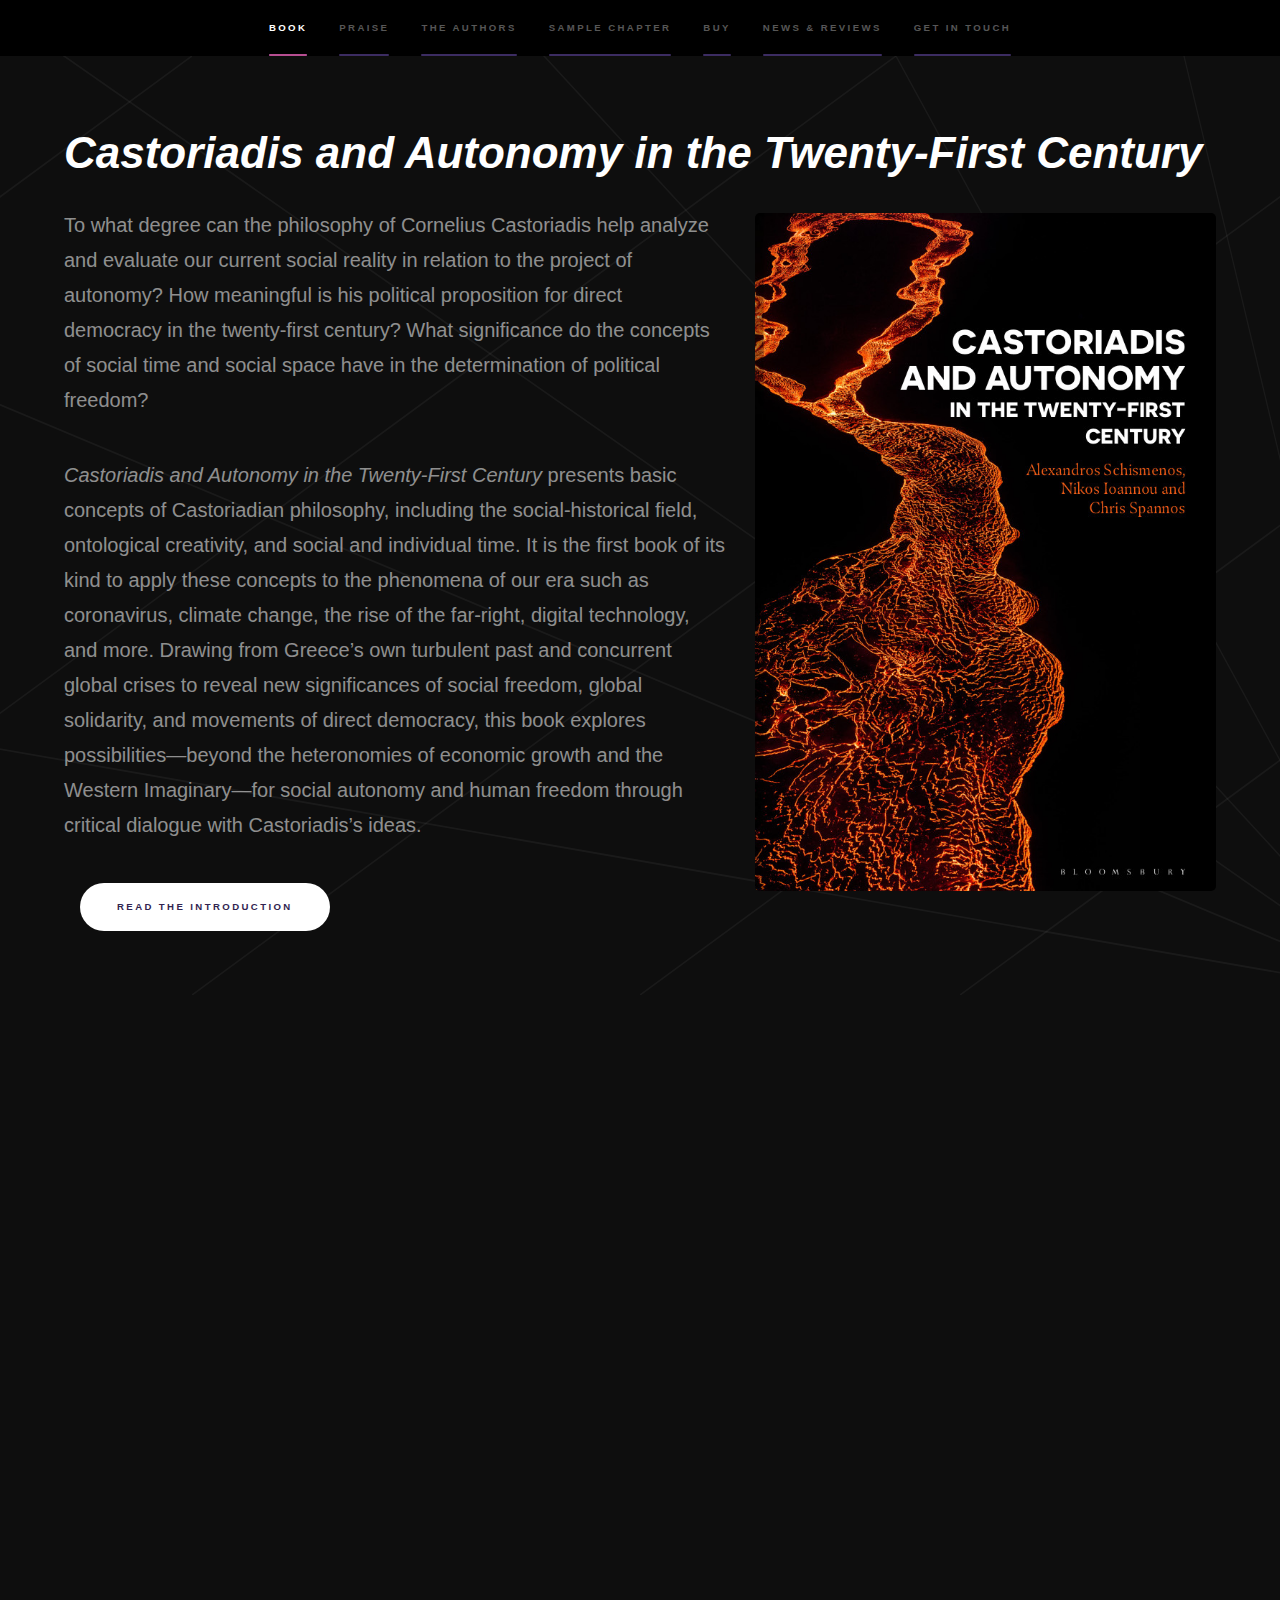
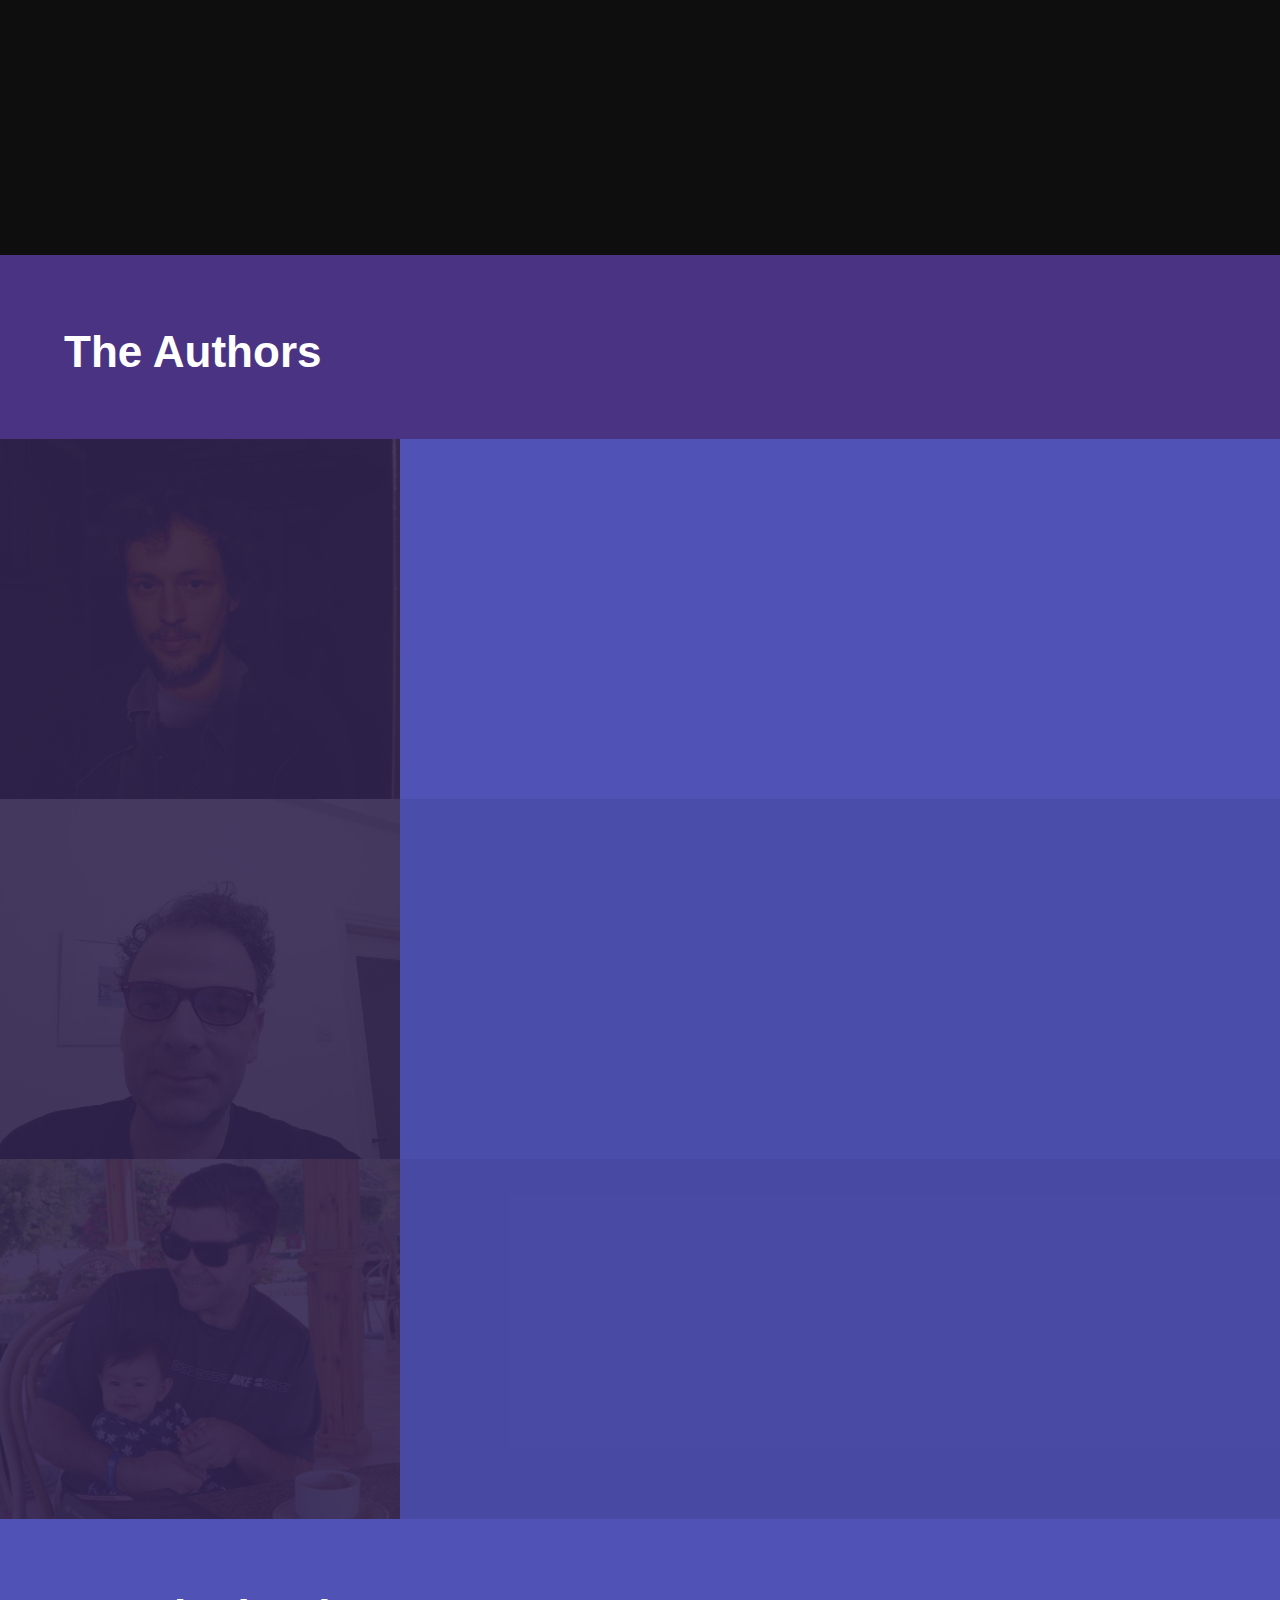
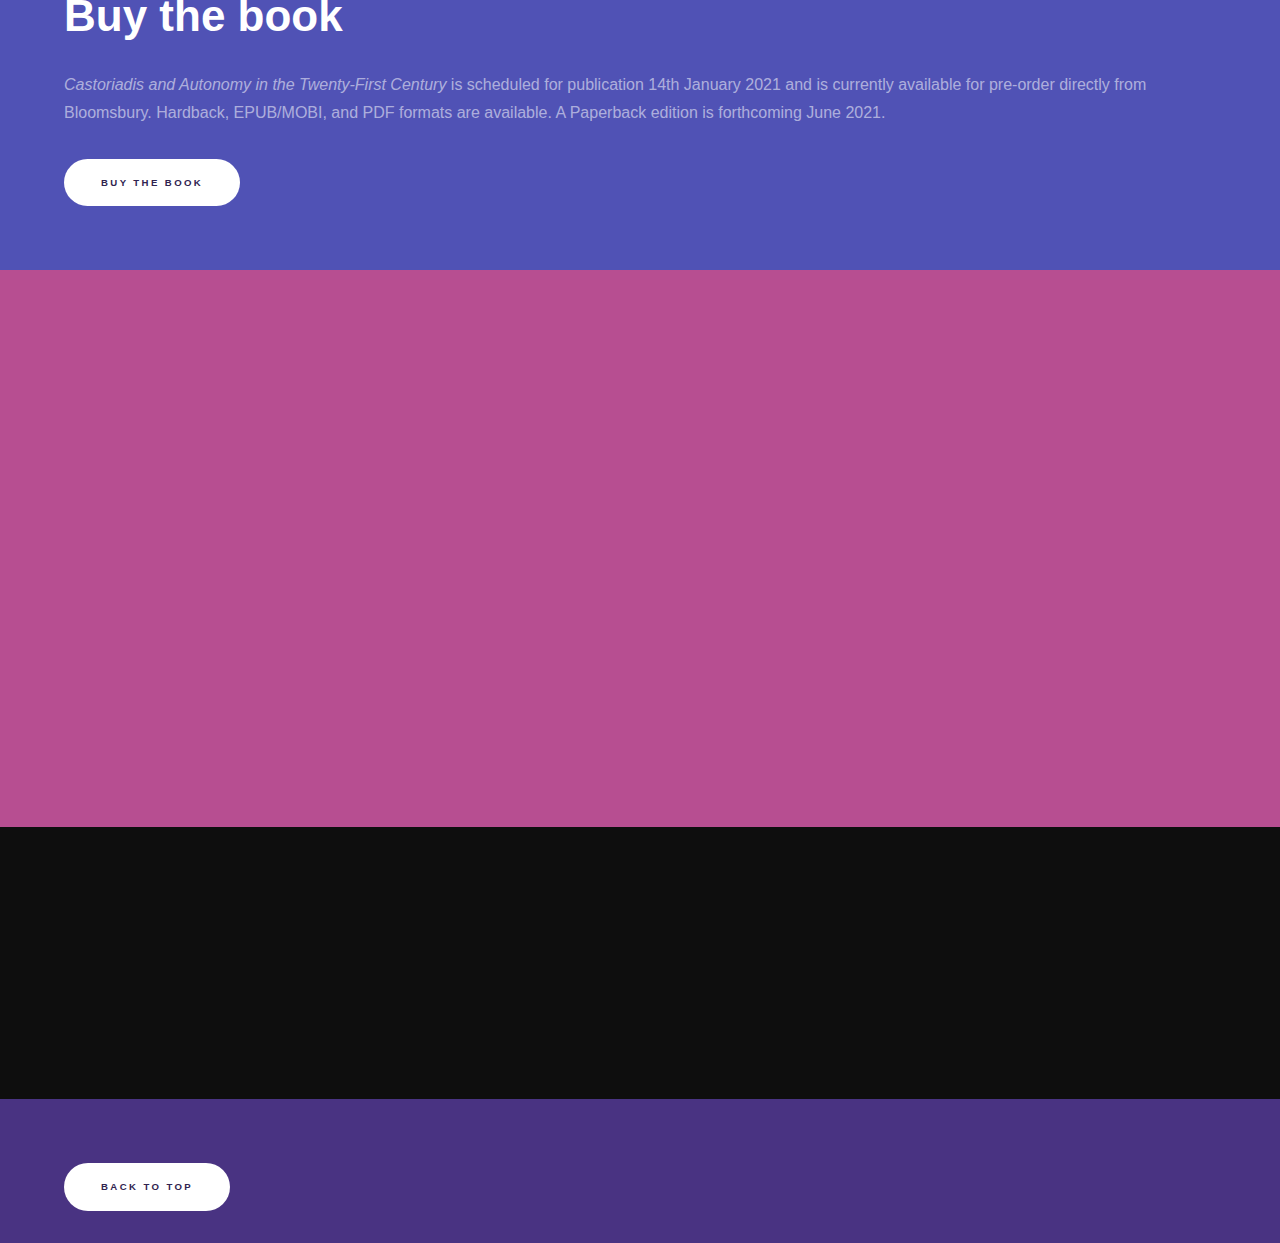
<file: index.html>
<!DOCTYPE HTML>
<!--
	Hyperspace by HTML5 UP
	html5up.net | @ajlkn
	Free for personal and commercial use under the CCA 3.0 license (html5up.net/license)
-->
<html>
	<head>
		<!-- Global site tag (gtag.js) - Google Analytics -->
			<script async src="https://www.googletagmanager.com/gtag/js?id=G-X5TCFB1R8E"></script>
			<script>
			  window.dataLayer = window.dataLayer || [];
			  function gtag(){dataLayer.push(arguments);}
			  gtag('js', new Date());

			  gtag('config', 'G-X5TCFB1R8E');
			</script>
		<title>Castoriadis and Autonomy in the Twenty-first Century by Alexandros Schismenos, Nikos Ioannou, Chris Spannos</title>
		<meta charset="utf-8" />
		<meta name="description" content="Castoriadis and Autonomy in the Twenty-first Century by Alexandros Schismenos, Nikos Ioannou and Chris Spannos is the first book of its kind to apply basic concepts of Castoriadian philosophy to the phenomena of our era such as coronavirus, climate change, the rise of the far-right, digital technology, and more.">
		<meta name="keywords" content="Cornelius Castoriadis, autonomy, social-historical, significations, direct democracy, self-organization, imaginary, institution, Bloomsbury, Alexandros Schismenos, Nikos Ioannou, Chris Spannos, Greece, ancient Greece">
		<meta name="robots" content="index, follow" />
		<meta name="viewport" content="width=device-width, initial-scale=1, user-scalable=no" />
		<!--  Social Media META Tags -->
		<meta property="og:title" content="Castoriadis and Autonomy in the Twenty-first Century">
		<meta property="og:image" content="https://www.castoriadis-and-autonomy-book.info/images/social-media.jpg">
		<meta property="og:url" content="https://www.castoriadis-and-autonomy-book.info/">
		<meta property="og:description" content="The first book of its kind to apply basic concepts of Castoriadian philosophy to the phenomena of our era such as coronavirus, climate change, the rise of the far-right, digital technology, and more.">
		<meta name="twitter:card" content="summary_large_image">
		<meta property="og:site_name" content="Castoriadis and Autonomy in the Twenty-first Century">
		<meta name="twitter:image:alt" content="Castoriadis and Autonomy in the Twenty-first Century">
		<meta property="fb:app_id" content="850304578847064" />
		<meta name="twitter:site" content="@website-cspannos">
		<!--  End Social Media META Tags -->
		<link rel="stylesheet" href="assets/css/main.css" />
		<noscript><link rel="stylesheet" href="assets/css/noscript.css" /></noscript>
	</head>
	<body class="is-preload">
		<!--  Facebook App -->
		<script>
		  window.fbAsyncInit = function() {
		    FB.init({
		      appId      : '{850304578847064}',
		      cookie     : true,
		      xfbml      : true,
		      version    : '{9.0}'
		    });

		    FB.AppEvents.logPageView();

		  };

		  (function(d, s, id){
		     var js, fjs = d.getElementsByTagName(s)[0];
		     if (d.getElementById(id)) {return;}
		     js = d.createElement(s); js.id = id;
		     js.src = "https://connect.facebook.net/en_US/sdk.js";
		     fjs.parentNode.insertBefore(js, fjs);
		   }(document, 'script', 'facebook-jssdk'));
		</script>
		<!-- Sidebar -->
			<section id="sidebar">
				<div class="inner">
					<nav>
						<ul>
							<li><a href="#intro">Book</a></li>
							<li><a href="#one">Praise</a></li>
							<li><a href="#two">The Authors</a></li>
							<li><a href="sample.html">Sample Chapter</a></li>
							<li><a href="#three">Buy</a></li>
							<li><a href="#four">News & Reviews</a></li>
							<li><a href="#five">Get in Touch</a></li>
						</ul>
					</nav>
				</div>
			</section>

		<!-- Wrapper -->
			<div id="wrapper">

				<!-- Intro -->
					<section id="intro" class="wrapper style1 fullscreen fade-up">
						<div class="inner">
							<h1><em>Castoriadis and Autonomy in the Twenty-First Century</em></h1>
							<p><span class="image right"><img src="images/castoriadis_and_autonomy_cover.jpg" alt="Castoriadis and Autonomy in the Twenty-first Century book cover" /></span>To what degree can the philosophy of Cornelius Castoriadis help analyze and evaluate our current social reality in relation to the project of autonomy? How meaningful is his political proposition for direct democracy in the twenty-first century? What significance do the concepts of social time and social space have in the determination of political freedom?</p>

							<p><em>Castoriadis and Autonomy in the Twenty-First Century</em> presents basic concepts of Castoriadian philosophy, including the social-historical field, ontological creativity, and social and individual time. It is the first book of its kind to apply these concepts to the phenomena of our era such as coronavirus, climate change, the rise of the far-right, digital technology, and more. Drawing from Greece’s own turbulent past and concurrent global crises to reveal new significances of social freedom, global solidarity, and movements of direct democracy, this book explores possibilities—beyond the heteronomies of economic growth and the Western Imaginary—for social autonomy and human freedom through critical dialogue with Castoriadis’s ideas.<p>

							<ul class="actions">
								<li><a href="sample.html" class="button primary">Read the introduction</a></li>
							</ul>
						</div>
					</section>

				<!-- One -->
				<section id="one" class="wrapper style1 fullscreen fade-up">
					<div class="inner">
					<h1>What people are saying...</h2>
					<section>

							<blockquote>“A brilliant and lively engagement with one of the great social theorists of the twentieth
							century. Even today, Castoriadis’s groundbreaking reflections on autonomy still point
							towards unexpected pathways out of a global crisis. In this decisive moment, Schismenos,
							Ioannou, and Spannos cogently demonstrate why his work remains more relevant than ever.”
							<p>JEROME ROOS, FELLOW IN INTERNATIONAL POLITICAL ECONOMY, THE	LONDON SCHOOL OF ECONOMICS AND POLITICAL SCIENCE, UK</p>
							</blockquote>

							<blockquote>“This is a vigorous and thought-provoking book, exploring original ways of linking Castoriadis’s work to the politics of the early twenty-first century.”

							<p>JOHANN P. ARNASON, EMERITUS PROFESSOR OF SOCIOLOGY, LA TROBE UNIVERSITY, AUSTRALIA AND CHARLES UNIVERSITY, CZECH REPUBLIC</p>
							</blockquote>

							<blockquote>“Cornelius Castoriadis was one of the most original critical thinkers of the second half of the twentieth century. This book is an ambitious and intriguing
								attempt to understand the current global constellation through Castoriadis’s political philosophy of autonomy—a rich and thought-provoking reading.”

							<p>PETER WAGNER, RESEARCH PROFESSOR OF SOCIAL SCIENCES, ICREA AND UNIVERSITY OF BARCELONA, SPAIN</p>
							</blockquote>

							<ul class="actions">
								<li><a href="https://www.bloomsbury.com/castoriadis-and-autonomy-in-the-twenty-first-century-9781350123373/" target="_blank" class="button primary">Buy the book</a></li>
							</ul>
					</section>
				</div>
					</section>

					<!-- Two -->
					<section id="two" class="wrapper style1-alt">
						<div class="inner">
							<h1>The Authors</h1>
						</div>
					</section>
					<section class="wrapper style2 spotlights">
						<section>
							<a href="#" class="image"><img src="images/Alexandros_Schismenos.jpg" alt="Author: Alexandros Schismenos" data-position="center center" /></a>
							<div class="content">
								<div class="inner">
									<h2>ALEXANDROS SCHISMENOS</h2>
									<p>Alexandros was born in Athens, Greece, 1978. He holds a Ph.D. in Philosophy and has authored four books in Greek and several articles regarding social autonomy and political philosophy. He has participated in social and ecological movements since the late 1990s.</p>
								</div>
							</div>
						</section>
						<section>
							<a href="#" class="image"><img src="images/Nikos_Ioannou.jpg" alt="Author: Nikos Ioannou" data-position="top center" /></a>
							<div class="content">
								<div class="inner">
									<h2>NIKOS IOANNOU</h2>
									<p>Nikos was born in Agrinio, Greece, 1964. He practices and teaches carpentry. He is the co-author of two books in Greek and several articles regarding contemporary politics. He has been a social and ecological activist since the late 1970s.</p>
								</div>
							</div>
						</section>
						<section>
							<a href="#" class="image"><img src="images/Chris_Spannos.jpg" alt="Author: Chris Spannos" data-position="25% 25%" /></a>
							<div class="content">
								<div class="inner">
									<h2>CHRIS SPANNOS</h2>
									<p>Chris was born in Los Angeles, California, United States, 1976. He has been researching and writing about social movements and autonomy for more than two decades. He was founder and editor of The New Significance from 2010 to 2014, a web magazine covering social change in the twenty-first century.</p>
								</div>
							</div>
						</section>
					</section>

					<!-- Three -->
						<section id="three" class="wrapper style2 spotlights">
							<div class="inner">
								<h1>Buy the book</h1>
								<p><em>Castoriadis and Autonomy in the Twenty-First Century</em> is scheduled for publication 14th January 2021 and is currently available for pre-order directly from Bloomsbury. Hardback, EPUB/MOBI, and PDF formats are available. A Paperback edition is forthcoming June 2021.</p>

								<ul class="actions">
									<li><a href="https://www.bloomsbury.com/castoriadis-and-autonomy-in-the-twenty-first-century-9781350123373/" target="_blank" class="button primary">Buy the book</a></li>
								</ul>

							</div>
						</section>

					<!-- Four -->
					<section id="four" class="wrapper style3 fade-up">
						<div class="inner">
							<h1>News & Reviews</h1>
							<p>Check here for the latest events, news and information.</p>
							<div class="features">
								<section>
									<span class="icon solid major fa-video"></span>
									<h3>Castoriadis and the political issues of today</h3>
									<p>A discussion took place between authors and friends on the 27th of December linking the need to build movements for direct democracy and autonomy to the many issues our societies face. You can <a href="https://www.aftoleksi.gr/2020/12/28/o-kastoriadis-to-politiko-zitima-simera-vinteo-omilias-syzitisis/?fbclid=IwAR0sPv1DY6n9sy03Lq2M1SzD6gCPDcVs6Urjybb5Qgc4gO4MfC7a2ZzjQ5I" target="_blank">watch the discussion</a>, in Greek and English.</p>
								</section>
								<section>
									<span class="icon solid major fa-bullhorn"></span>
									<h3>Book Launch!</h3>
									<p>We are currently organizing a global 'virtual tour' which will kick-off this June. Details for scheduled events will appear here. Please contact us if you would like to set up an event.</p>
								</section>
							</div>
						</div>
					</section>

				<!-- Five -->
					<section id="five" class="wrapper style1 fade-up">
						<div class="inner">
							<h1>Get in touch</h1>
							<p>To request author interviews, media appearences or let us know what you think of the book, please send a message to this email (however be sure to remove the brackets which are in place to avoid spam): autonomyorbarbarism[@]protonmail[.]com</p>
						</div>
					</section>
			</div>

		<!-- Footer -->
			<footer id="footer" class="wrapper style1-alt">
				<div class="inner">
					<strong><a href="#intro" class="button primary">Back to top</a></strong>

				</div>
			</footer>

		<!-- Scripts -->
			<script src="assets/js/jquery.min.js"></script>
			<script src="assets/js/jquery.scrollex.min.js"></script>
			<script src="assets/js/jquery.scrolly.min.js"></script>
			<script src="assets/js/browser.min.js"></script>
			<script src="assets/js/breakpoints.min.js"></script>
			<script src="assets/js/util.js"></script>
			<script src="assets/js/main.js"></script>

	</body>
</html>
</file>
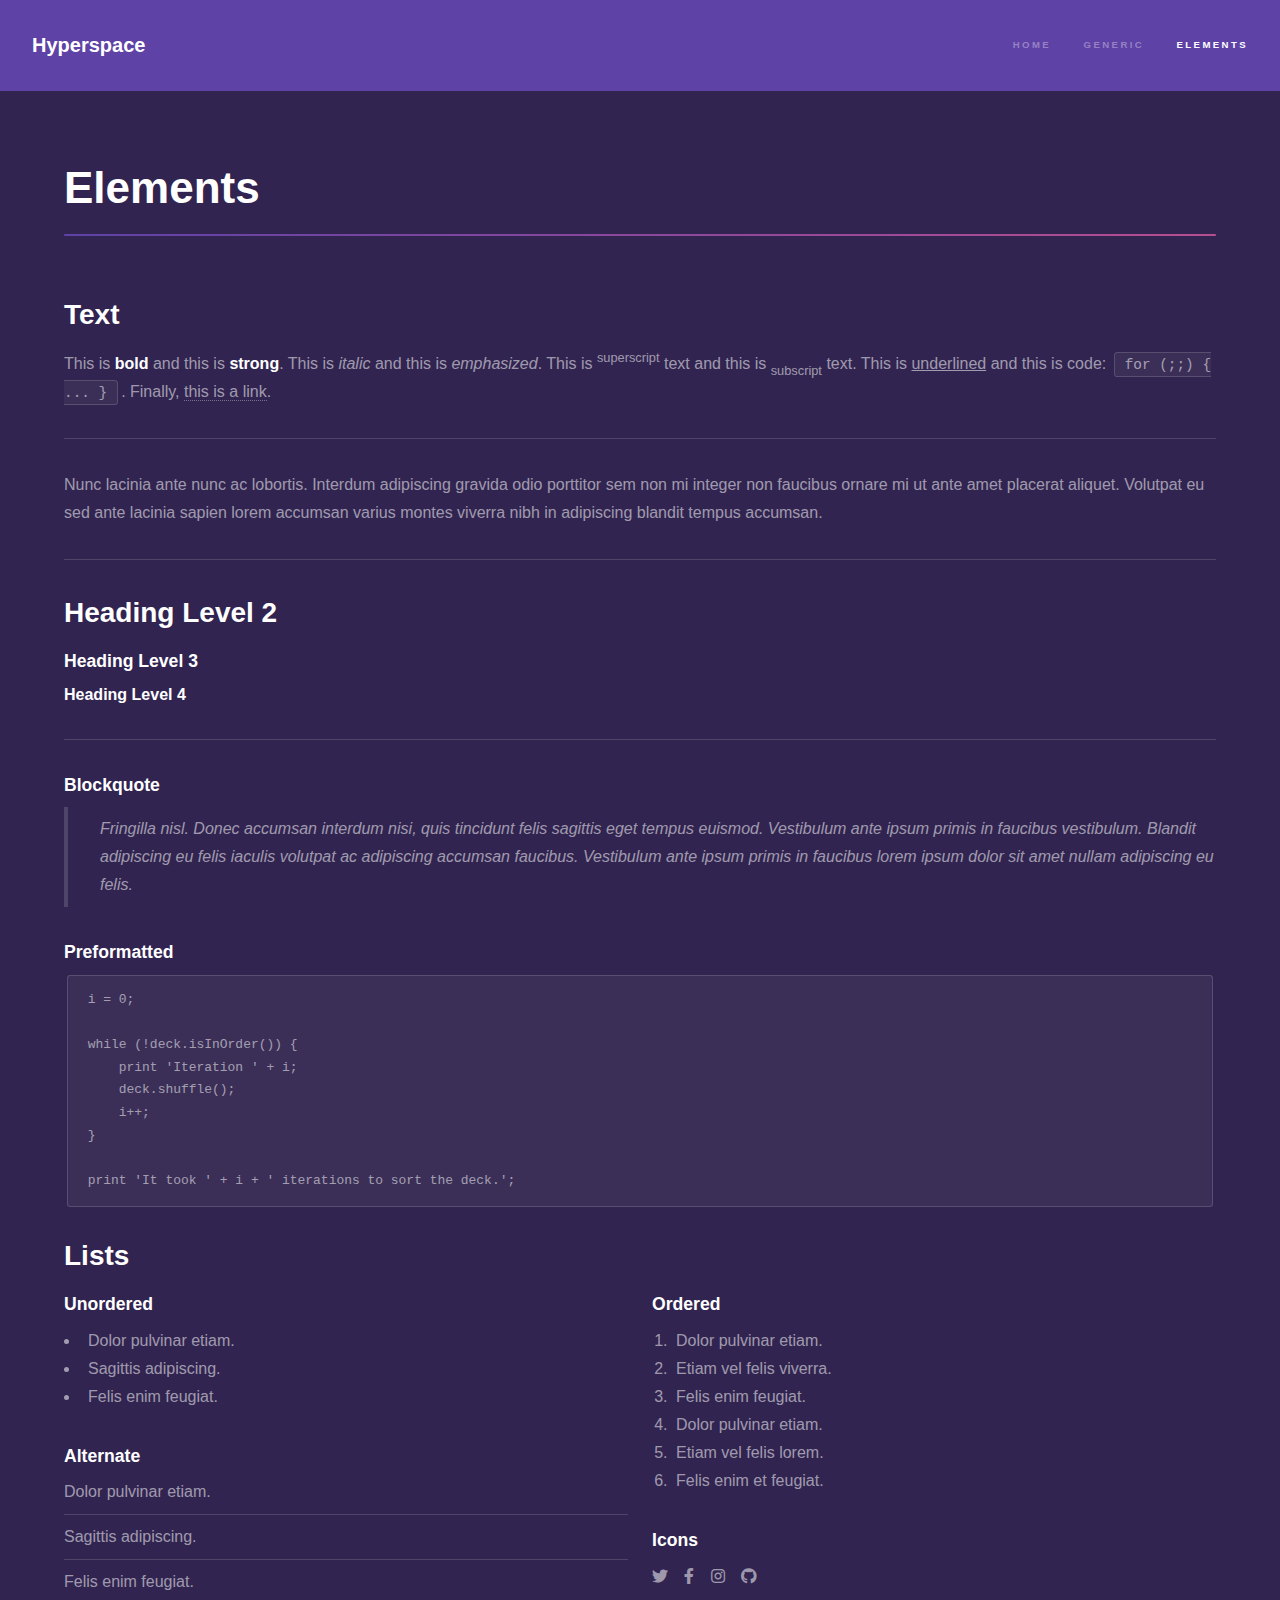
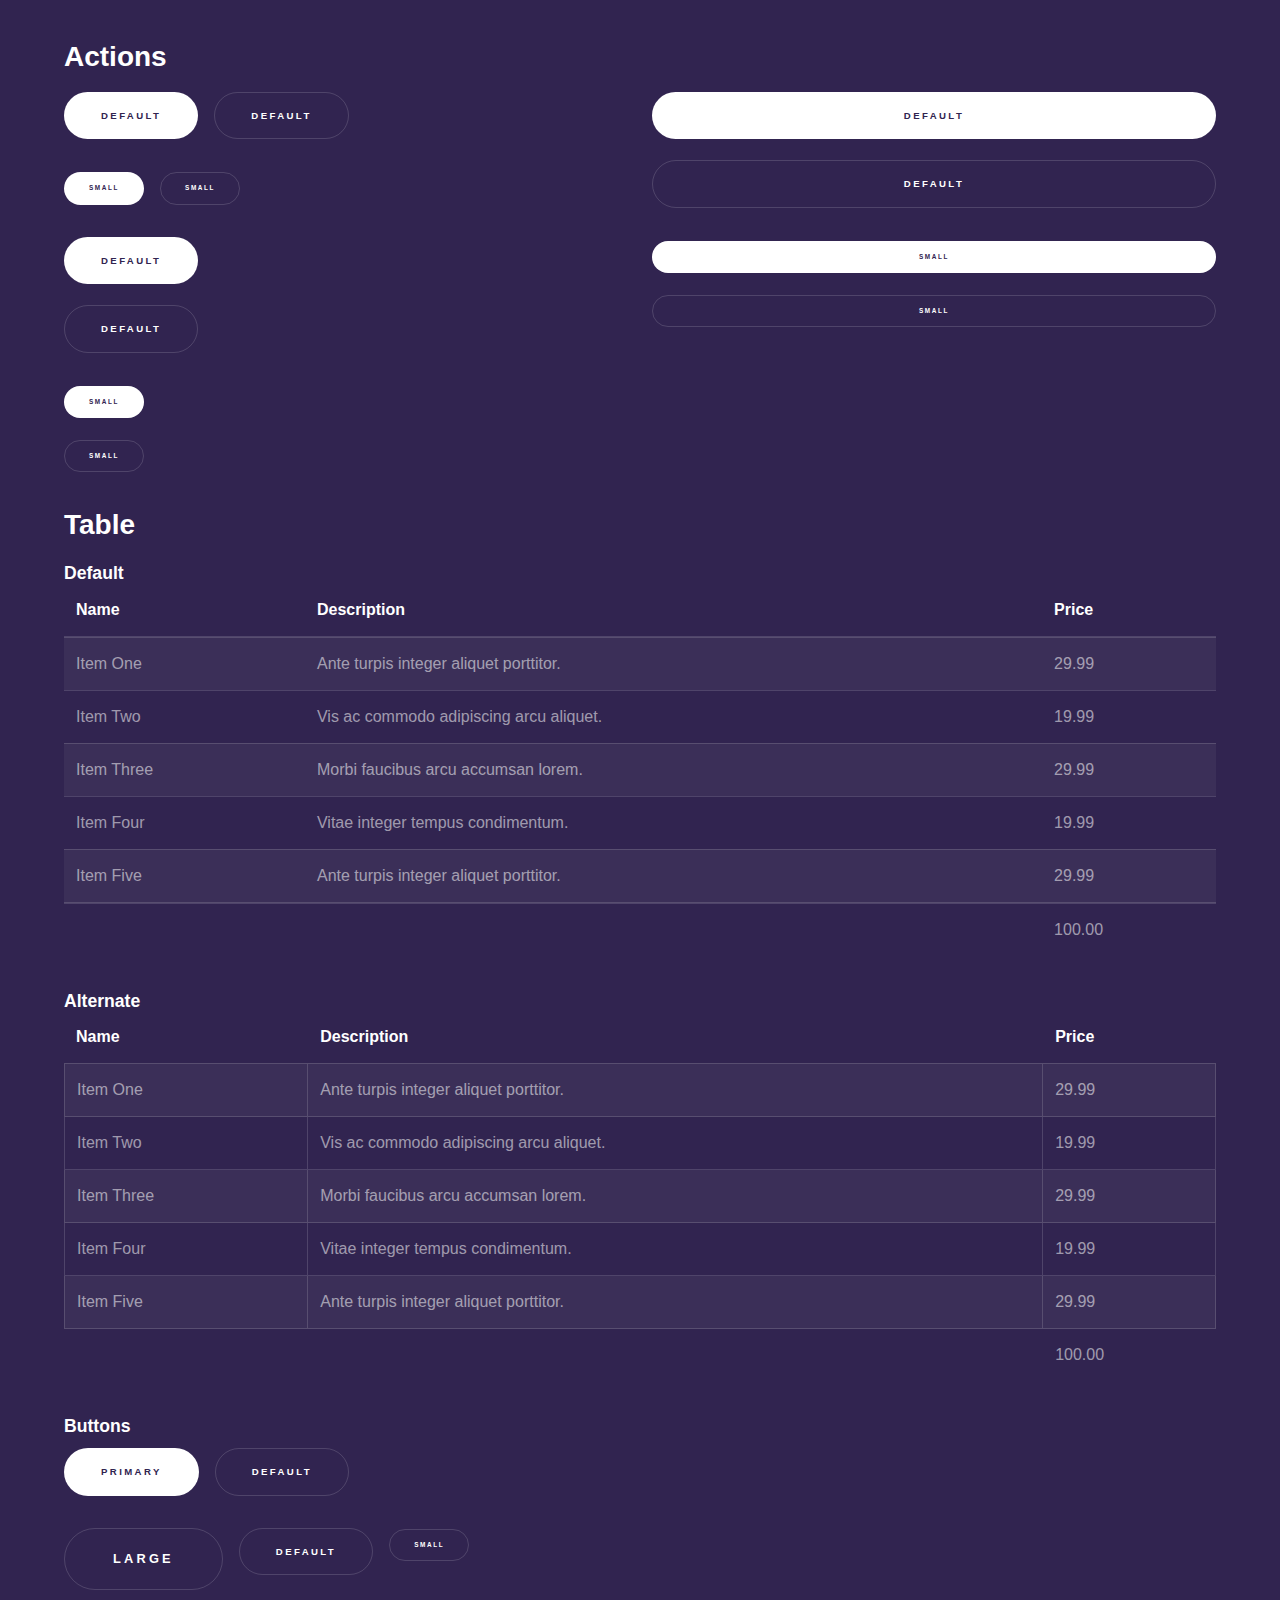
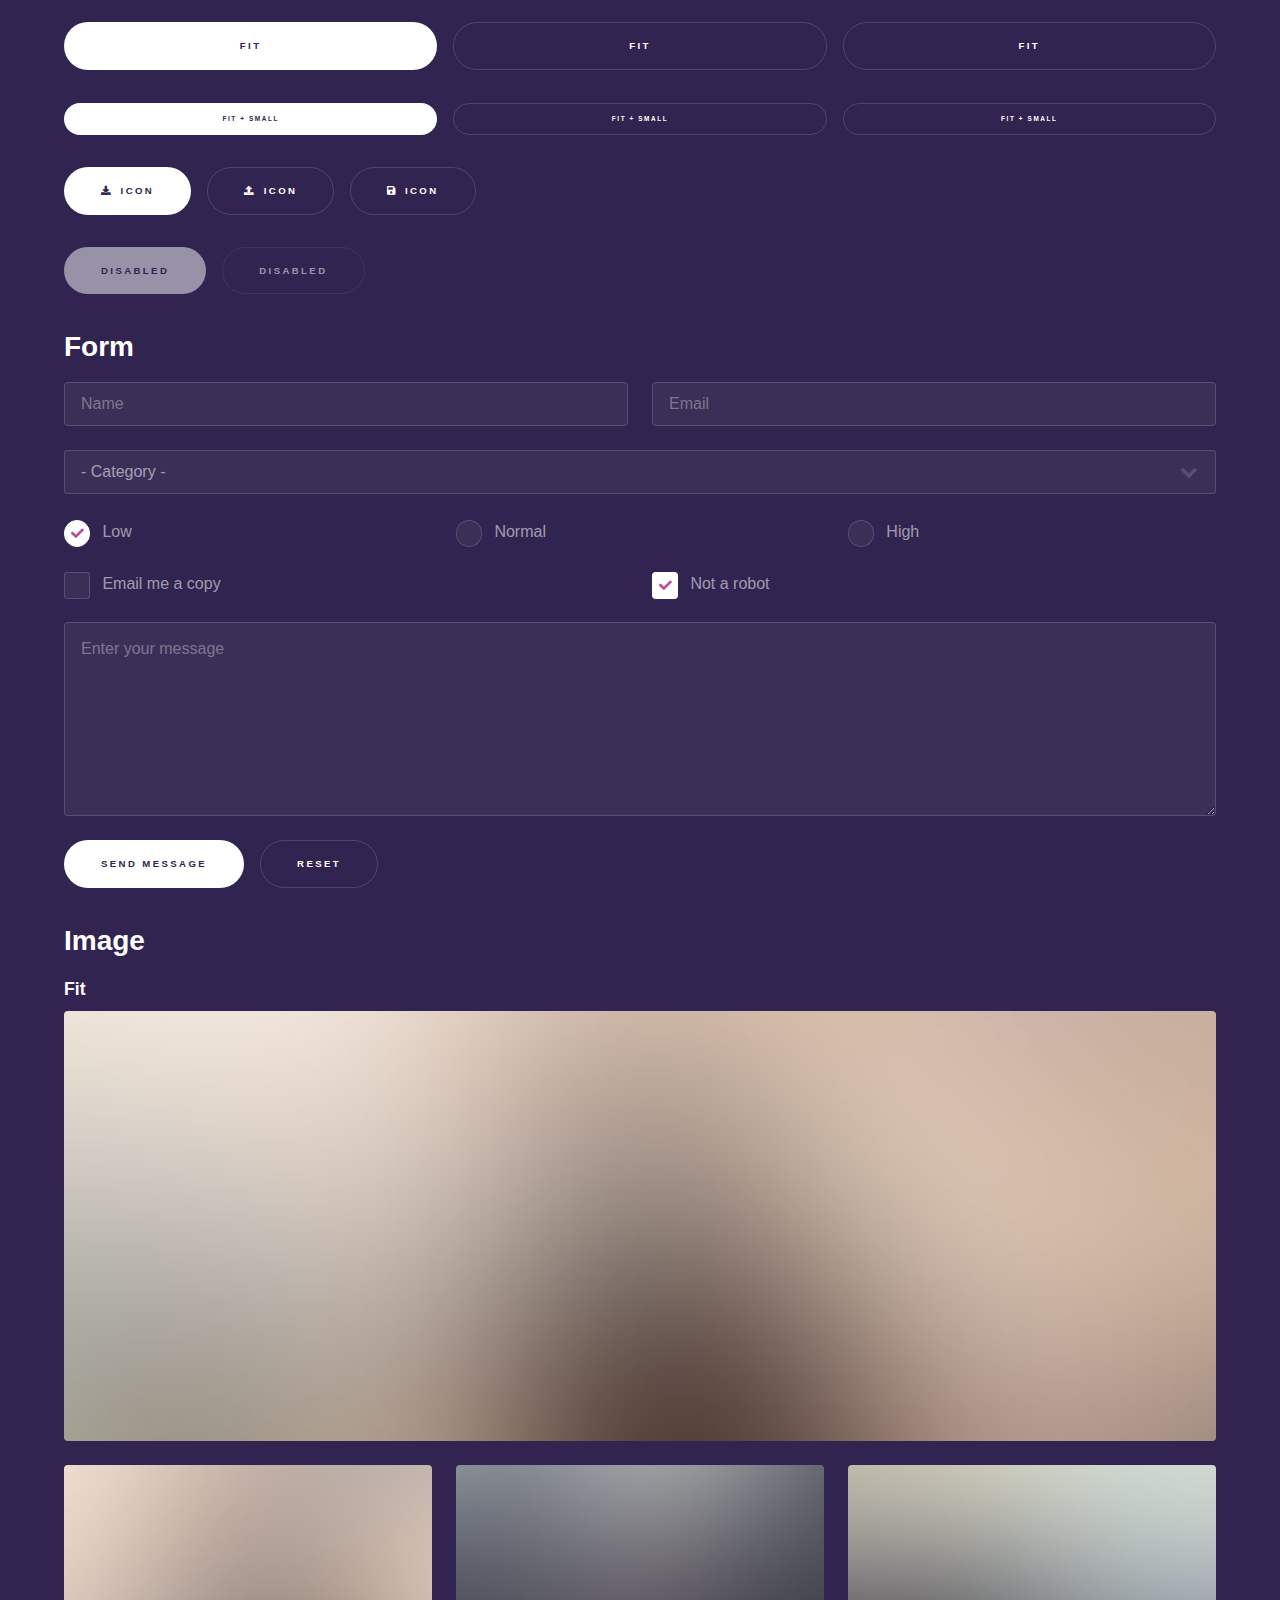
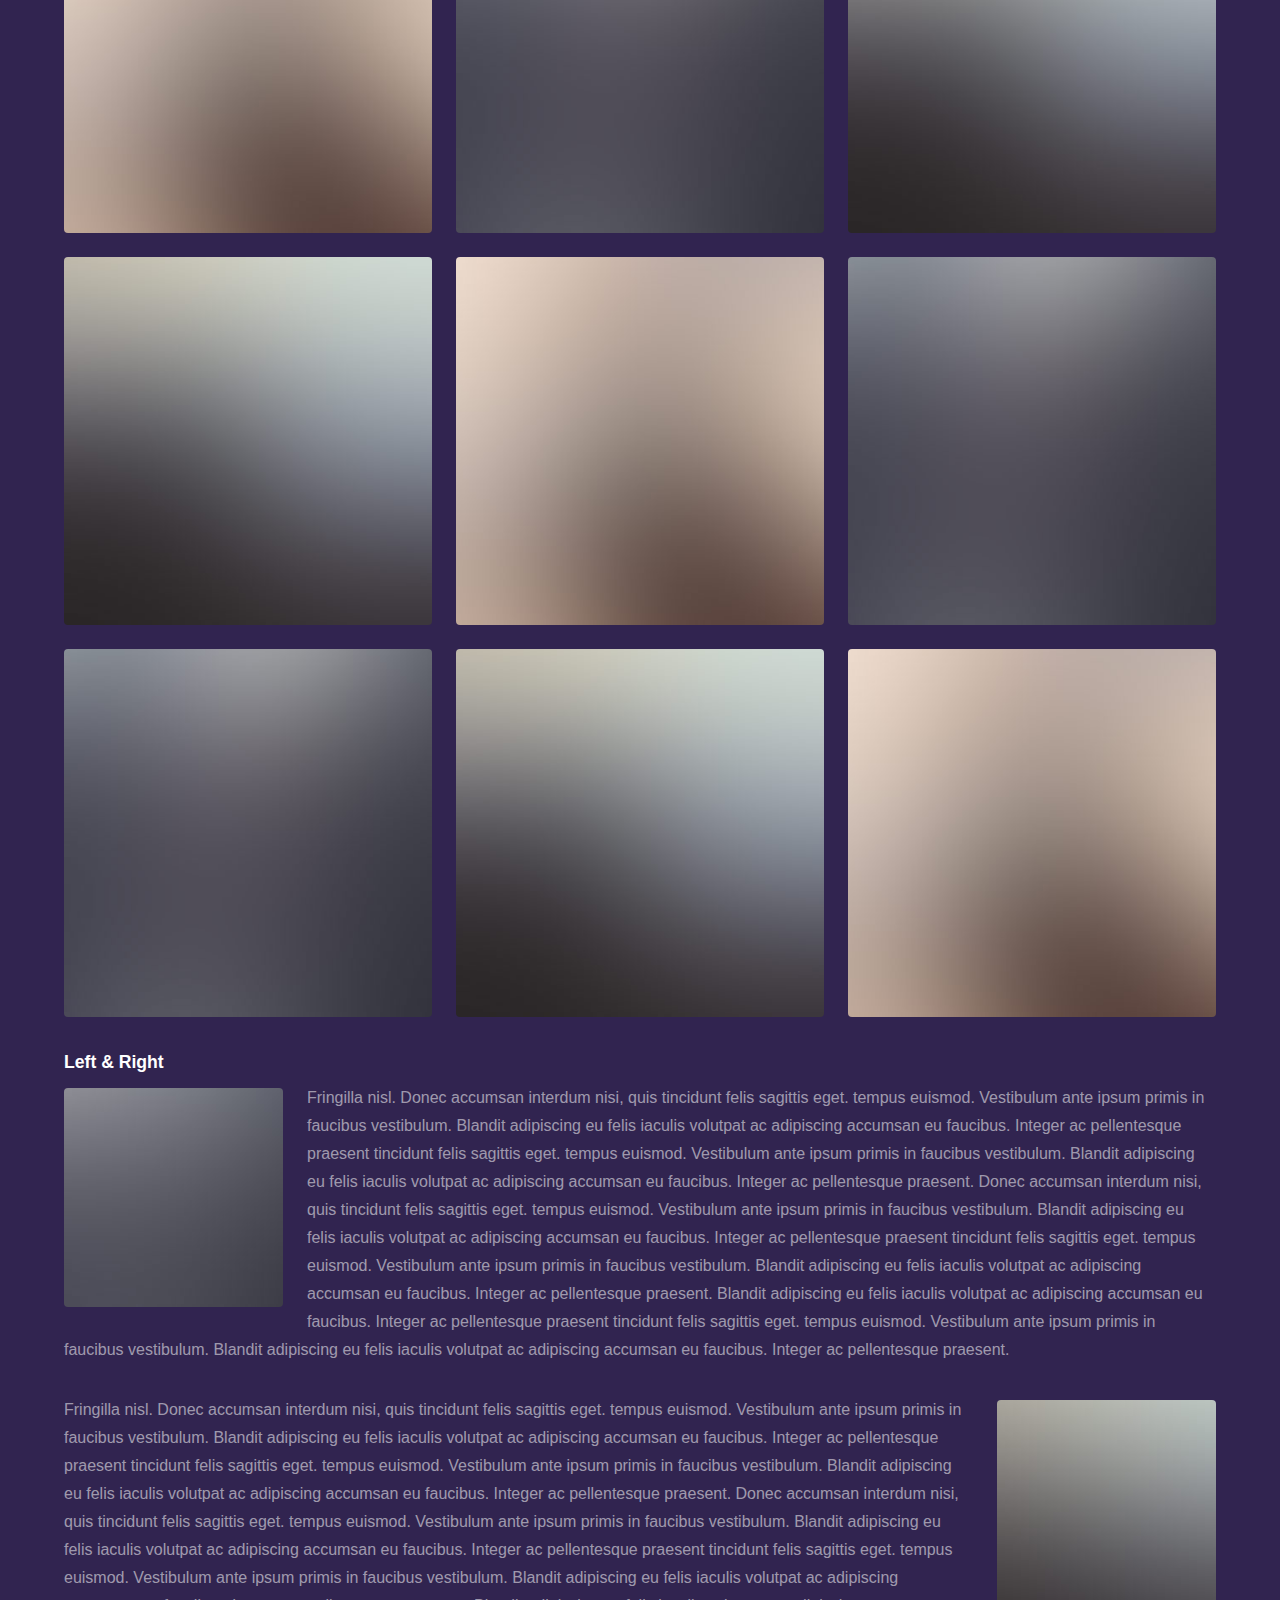
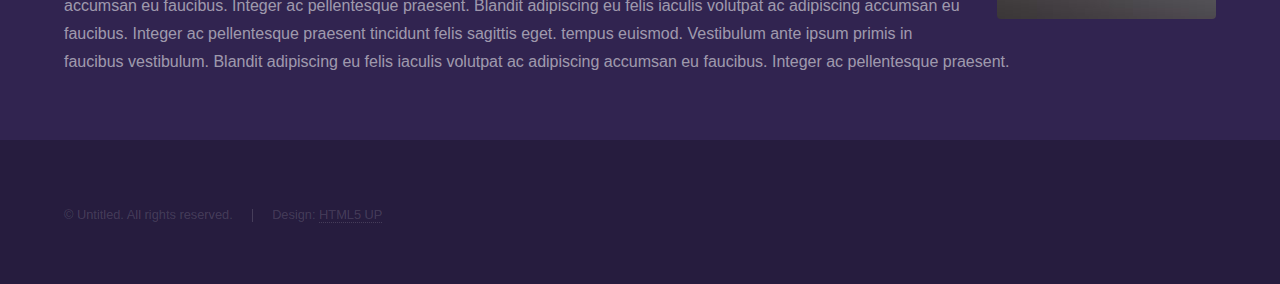
<file: elements.html>
<!DOCTYPE HTML>
<!--
	Hyperspace by HTML5 UP
	html5up.net | @ajlkn
	Free for personal and commercial use under the CCA 3.0 license (html5up.net/license)
-->
<html>
	<head>
		<title>Elements - Hyperspace by HTML5 UP</title>
		<meta charset="utf-8" />
		<meta name="viewport" content="width=device-width, initial-scale=1, user-scalable=no" />
		<link rel="stylesheet" href="assets/css/main.css" />
		<noscript><link rel="stylesheet" href="assets/css/noscript.css" /></noscript>
	</head>
	<body class="is-preload">

		<!-- Header -->
			<header id="header">
				<a href="index.html" class="title">Hyperspace</a>
				<nav>
					<ul>
						<li><a href="index.html">Home</a></li>
						<li><a href="generic.html">Generic</a></li>
						<li><a href="elements.html"  class="active">Elements</a></li>
					</ul>
				</nav>
			</header>

		<!-- Wrapper -->
			<div id="wrapper">

				<!-- Main -->
					<section id="main" class="wrapper">
						<div class="inner">
							<h1 class="major">Elements</h1>

							<!-- Text -->
								<section>
									<h2>Text</h2>
									<p>This is <b>bold</b> and this is <strong>strong</strong>. This is <i>italic</i> and this is <em>emphasized</em>.
									This is <sup>superscript</sup> text and this is <sub>subscript</sub> text.
									This is <u>underlined</u> and this is code: <code>for (;;) { ... }</code>. Finally, <a href="#">this is a link</a>.</p>
									<hr />
									<p>Nunc lacinia ante nunc ac lobortis. Interdum adipiscing gravida odio porttitor sem non mi integer non faucibus ornare mi ut ante amet placerat aliquet. Volutpat eu sed ante lacinia sapien lorem accumsan varius montes viverra nibh in adipiscing blandit tempus accumsan.</p>
									<hr />
									<h2>Heading Level 2</h2>
									<h3>Heading Level 3</h3>
									<h4>Heading Level 4</h4>
									<hr />
									<h3>Blockquote</h3>
									<blockquote>Fringilla nisl. Donec accumsan interdum nisi, quis tincidunt felis sagittis eget tempus euismod. Vestibulum ante ipsum primis in faucibus vestibulum. Blandit adipiscing eu felis iaculis volutpat ac adipiscing accumsan faucibus. Vestibulum ante ipsum primis in faucibus lorem ipsum dolor sit amet nullam adipiscing eu felis.</blockquote>
									<h3>Preformatted</h3>
									<pre><code>i = 0;

while (!deck.isInOrder()) {
    print 'Iteration ' + i;
    deck.shuffle();
    i++;
}

print 'It took ' + i + ' iterations to sort the deck.';</code></pre>
								</section>

							<!-- Lists -->
								<section>
									<h2>Lists</h2>
									<div class="row">
										<div class="col-6 col-12-medium">
											<h3>Unordered</h3>
											<ul>
												<li>Dolor pulvinar etiam.</li>
												<li>Sagittis adipiscing.</li>
												<li>Felis enim feugiat.</li>
											</ul>
											<h3>Alternate</h3>
											<ul class="alt">
												<li>Dolor pulvinar etiam.</li>
												<li>Sagittis adipiscing.</li>
												<li>Felis enim feugiat.</li>
											</ul>
										</div>
										<div class="col-6 col-12-medium">
											<h3>Ordered</h3>
											<ol>
												<li>Dolor pulvinar etiam.</li>
												<li>Etiam vel felis viverra.</li>
												<li>Felis enim feugiat.</li>
												<li>Dolor pulvinar etiam.</li>
												<li>Etiam vel felis lorem.</li>
												<li>Felis enim et feugiat.</li>
											</ol>
											<h3>Icons</h3>
											<ul class="icons">
												<li><a href="#" class="icon brands fa-twitter"><span class="label">Twitter</span></a></li>
												<li><a href="#" class="icon brands fa-facebook-f"><span class="label">Facebook</span></a></li>
												<li><a href="#" class="icon brands fa-instagram"><span class="label">Instagram</span></a></li>
												<li><a href="#" class="icon brands fa-github"><span class="label">Github</span></a></li>
											</ul>
										</div>
									</div>
									<h2>Actions</h2>
									<div class="row">
										<div class="col-6 col-12-medium">
											<ul class="actions">
												<li><a href="#" class="button primary">Default</a></li>
												<li><a href="#" class="button">Default</a></li>
											</ul>
											<ul class="actions small">
												<li><a href="#" class="button primary small">Small</a></li>
												<li><a href="#" class="button small">Small</a></li>
											</ul>
											<ul class="actions stacked">
												<li><a href="#" class="button primary">Default</a></li>
												<li><a href="#" class="button">Default</a></li>
											</ul>
											<ul class="actions stacked">
												<li><a href="#" class="button primary small">Small</a></li>
												<li><a href="#" class="button small">Small</a></li>
											</ul>
										</div>
										<div class="col-6 col-12-medium">
											<ul class="actions stacked">
												<li><a href="#" class="button primary fit">Default</a></li>
												<li><a href="#" class="button fit">Default</a></li>
											</ul>
											<ul class="actions stacked">
												<li><a href="#" class="button primary small fit">Small</a></li>
												<li><a href="#" class="button small fit">Small</a></li>
											</ul>
										</div>
									</div>
								</section>

							<!-- Table -->
								<section>
									<h2>Table</h2>
									<h3>Default</h3>
									<div class="table-wrapper">
										<table>
											<thead>
												<tr>
													<th>Name</th>
													<th>Description</th>
													<th>Price</th>
												</tr>
											</thead>
											<tbody>
												<tr>
													<td>Item One</td>
													<td>Ante turpis integer aliquet porttitor.</td>
													<td>29.99</td>
												</tr>
												<tr>
													<td>Item Two</td>
													<td>Vis ac commodo adipiscing arcu aliquet.</td>
													<td>19.99</td>
												</tr>
												<tr>
													<td>Item Three</td>
													<td> Morbi faucibus arcu accumsan lorem.</td>
													<td>29.99</td>
												</tr>
												<tr>
													<td>Item Four</td>
													<td>Vitae integer tempus condimentum.</td>
													<td>19.99</td>
												</tr>
												<tr>
													<td>Item Five</td>
													<td>Ante turpis integer aliquet porttitor.</td>
													<td>29.99</td>
												</tr>
											</tbody>
											<tfoot>
												<tr>
													<td colspan="2"></td>
													<td>100.00</td>
												</tr>
											</tfoot>
										</table>
									</div>

									<h3>Alternate</h3>
									<div class="table-wrapper">
										<table class="alt">
											<thead>
												<tr>
													<th>Name</th>
													<th>Description</th>
													<th>Price</th>
												</tr>
											</thead>
											<tbody>
												<tr>
													<td>Item One</td>
													<td>Ante turpis integer aliquet porttitor.</td>
													<td>29.99</td>
												</tr>
												<tr>
													<td>Item Two</td>
													<td>Vis ac commodo adipiscing arcu aliquet.</td>
													<td>19.99</td>
												</tr>
												<tr>
													<td>Item Three</td>
													<td> Morbi faucibus arcu accumsan lorem.</td>
													<td>29.99</td>
												</tr>
												<tr>
													<td>Item Four</td>
													<td>Vitae integer tempus condimentum.</td>
													<td>19.99</td>
												</tr>
												<tr>
													<td>Item Five</td>
													<td>Ante turpis integer aliquet porttitor.</td>
													<td>29.99</td>
												</tr>
											</tbody>
											<tfoot>
												<tr>
													<td colspan="2"></td>
													<td>100.00</td>
												</tr>
											</tfoot>
										</table>
									</div>
								</section>

							<!-- Buttons -->
								<section>
									<h3>Buttons</h3>
									<ul class="actions">
										<li><a href="#" class="button primary">Primary</a></li>
										<li><a href="#" class="button">Default</a></li>
									</ul>
									<ul class="actions">
										<li><a href="#" class="button large">Large</a></li>
										<li><a href="#" class="button">Default</a></li>
										<li><a href="#" class="button small">Small</a></li>
									</ul>
									<ul class="actions fit">
										<li><a href="#" class="button primary fit">Fit</a></li>
										<li><a href="#" class="button fit">Fit</a></li>
										<li><a href="#" class="button fit">Fit</a></li>
									</ul>
									<ul class="actions fit small">
										<li><a href="#" class="button primary fit small">Fit + Small</a></li>
										<li><a href="#" class="button fit small">Fit + Small</a></li>
										<li><a href="#" class="button fit small">Fit + Small</a></li>
									</ul>
									<ul class="actions">
										<li><a href="#" class="button primary icon solid fa-download">Icon</a></li>
										<li><a href="#" class="button icon solid fa-upload">Icon</a></li>
										<li><a href="#" class="button icon solid fa-save">Icon</a></li>
									</ul>
									<ul class="actions">
										<li><span class="button primary disabled">Disabled</span></li>
										<li><span class="button disabled">Disabled</span></li>
									</ul>
								</section>

							<!-- Form -->
								<section>
									<h2>Form</h2>
									<form method="post" action="#">
										<div class="row gtr-uniform">
											<div class="col-6 col-12-xsmall">
												<input type="text" name="demo-name" id="demo-name" value="" placeholder="Name" />
											</div>
											<div class="col-6 col-12-xsmall">
												<input type="email" name="demo-email" id="demo-email" value="" placeholder="Email" />
											</div>
											<div class="col-12">
												<select name="demo-category" id="demo-category">
													<option value="">- Category -</option>
													<option value="1">Manufacturing</option>
													<option value="1">Shipping</option>
													<option value="1">Administration</option>
													<option value="1">Human Resources</option>
												</select>
											</div>
											<div class="col-4 col-12-small">
												<input type="radio" id="demo-priority-low" name="demo-priority" checked>
												<label for="demo-priority-low">Low</label>
											</div>
											<div class="col-4 col-12-small">
												<input type="radio" id="demo-priority-normal" name="demo-priority">
												<label for="demo-priority-normal">Normal</label>
											</div>
											<div class="col-4 col-12-small">
												<input type="radio" id="demo-priority-high" name="demo-priority">
												<label for="demo-priority-high">High</label>
											</div>
											<div class="col-6 col-12-small">
												<input type="checkbox" id="demo-copy" name="demo-copy">
												<label for="demo-copy">Email me a copy</label>
											</div>
											<div class="col-6 col-12-small">
												<input type="checkbox" id="demo-human" name="demo-human" checked>
												<label for="demo-human">Not a robot</label>
											</div>
											<div class="col-12">
												<textarea name="demo-message" id="demo-message" placeholder="Enter your message" rows="6"></textarea>
											</div>
											<div class="col-12">
												<ul class="actions">
													<li><input type="submit" value="Send Message" class="primary" /></li>
													<li><input type="reset" value="Reset" /></li>
												</ul>
											</div>
										</div>
									</form>
								</section>

							<!-- Image -->
								<section>
									<h2>Image</h2>
									<h3>Fit</h3>
									<div class="box alt">
										<div class="row gtr-uniform">
											<div class="col-12"><span class="image fit"><img src="images/pic04.jpg" alt="" /></span></div>
											<div class="col-4"><span class="image fit"><img src="images/pic01.jpg" alt="" /></span></div>
											<div class="col-4"><span class="image fit"><img src="images/pic02.jpg" alt="" /></span></div>
											<div class="col-4"><span class="image fit"><img src="images/pic03.jpg" alt="" /></span></div>
											<div class="col-4"><span class="image fit"><img src="images/pic03.jpg" alt="" /></span></div>
											<div class="col-4"><span class="image fit"><img src="images/pic01.jpg" alt="" /></span></div>
											<div class="col-4"><span class="image fit"><img src="images/pic02.jpg" alt="" /></span></div>
											<div class="col-4"><span class="image fit"><img src="images/pic02.jpg" alt="" /></span></div>
											<div class="col-4"><span class="image fit"><img src="images/pic03.jpg" alt="" /></span></div>
											<div class="col-4"><span class="image fit"><img src="images/pic01.jpg" alt="" /></span></div>
										</div>
									</div>
									<h3>Left &amp; Right</h3>
									<p><span class="image left"><img src="images/pic05.jpg" alt="" /></span>Fringilla nisl. Donec accumsan interdum nisi, quis tincidunt felis sagittis eget. tempus euismod. Vestibulum ante ipsum primis in faucibus vestibulum. Blandit adipiscing eu felis iaculis volutpat ac adipiscing accumsan eu faucibus. Integer ac pellentesque praesent tincidunt felis sagittis eget. tempus euismod. Vestibulum ante ipsum primis in faucibus vestibulum. Blandit adipiscing eu felis iaculis volutpat ac adipiscing accumsan eu faucibus. Integer ac pellentesque praesent. Donec accumsan interdum nisi, quis tincidunt felis sagittis eget. tempus euismod. Vestibulum ante ipsum primis in faucibus vestibulum. Blandit adipiscing eu felis iaculis volutpat ac adipiscing accumsan eu faucibus. Integer ac pellentesque praesent tincidunt felis sagittis eget. tempus euismod. Vestibulum ante ipsum primis in faucibus vestibulum. Blandit adipiscing eu felis iaculis volutpat ac adipiscing accumsan eu faucibus. Integer ac pellentesque praesent. Blandit adipiscing eu felis iaculis volutpat ac adipiscing accumsan eu faucibus. Integer ac pellentesque praesent tincidunt felis sagittis eget. tempus euismod. Vestibulum ante ipsum primis in faucibus vestibulum. Blandit adipiscing eu felis iaculis volutpat ac adipiscing accumsan eu faucibus. Integer ac pellentesque praesent.</p>
									<p><span class="image right"><img src="images/pic06.jpg" alt="" /></span>Fringilla nisl. Donec accumsan interdum nisi, quis tincidunt felis sagittis eget. tempus euismod. Vestibulum ante ipsum primis in faucibus vestibulum. Blandit adipiscing eu felis iaculis volutpat ac adipiscing accumsan eu faucibus. Integer ac pellentesque praesent tincidunt felis sagittis eget. tempus euismod. Vestibulum ante ipsum primis in faucibus vestibulum. Blandit adipiscing eu felis iaculis volutpat ac adipiscing accumsan eu faucibus. Integer ac pellentesque praesent. Donec accumsan interdum nisi, quis tincidunt felis sagittis eget. tempus euismod. Vestibulum ante ipsum primis in faucibus vestibulum. Blandit adipiscing eu felis iaculis volutpat ac adipiscing accumsan eu faucibus. Integer ac pellentesque praesent tincidunt felis sagittis eget. tempus euismod. Vestibulum ante ipsum primis in faucibus vestibulum. Blandit adipiscing eu felis iaculis volutpat ac adipiscing accumsan eu faucibus. Integer ac pellentesque praesent. Blandit adipiscing eu felis iaculis volutpat ac adipiscing accumsan eu faucibus. Integer ac pellentesque praesent tincidunt felis sagittis eget. tempus euismod. Vestibulum ante ipsum primis in faucibus vestibulum. Blandit adipiscing eu felis iaculis volutpat ac adipiscing accumsan eu faucibus. Integer ac pellentesque praesent.</p>
								</section>

						</div>
					</section>

			</div>

		<!-- Footer -->
			<footer id="footer" class="wrapper alt">
				<div class="inner">
					<ul class="menu">
						<li>&copy; Untitled. All rights reserved.</li><li>Design: <a href="http://html5up.net">HTML5 UP</a></li>
					</ul>
				</div>
			</footer>

		<!-- Scripts -->
			<script src="assets/js/jquery.min.js"></script>
			<script src="assets/js/jquery.scrollex.min.js"></script>
			<script src="assets/js/jquery.scrolly.min.js"></script>
			<script src="assets/js/browser.min.js"></script>
			<script src="assets/js/breakpoints.min.js"></script>
			<script src="assets/js/util.js"></script>
			<script src="assets/js/main.js"></script>

	</body>
</html>
</file>
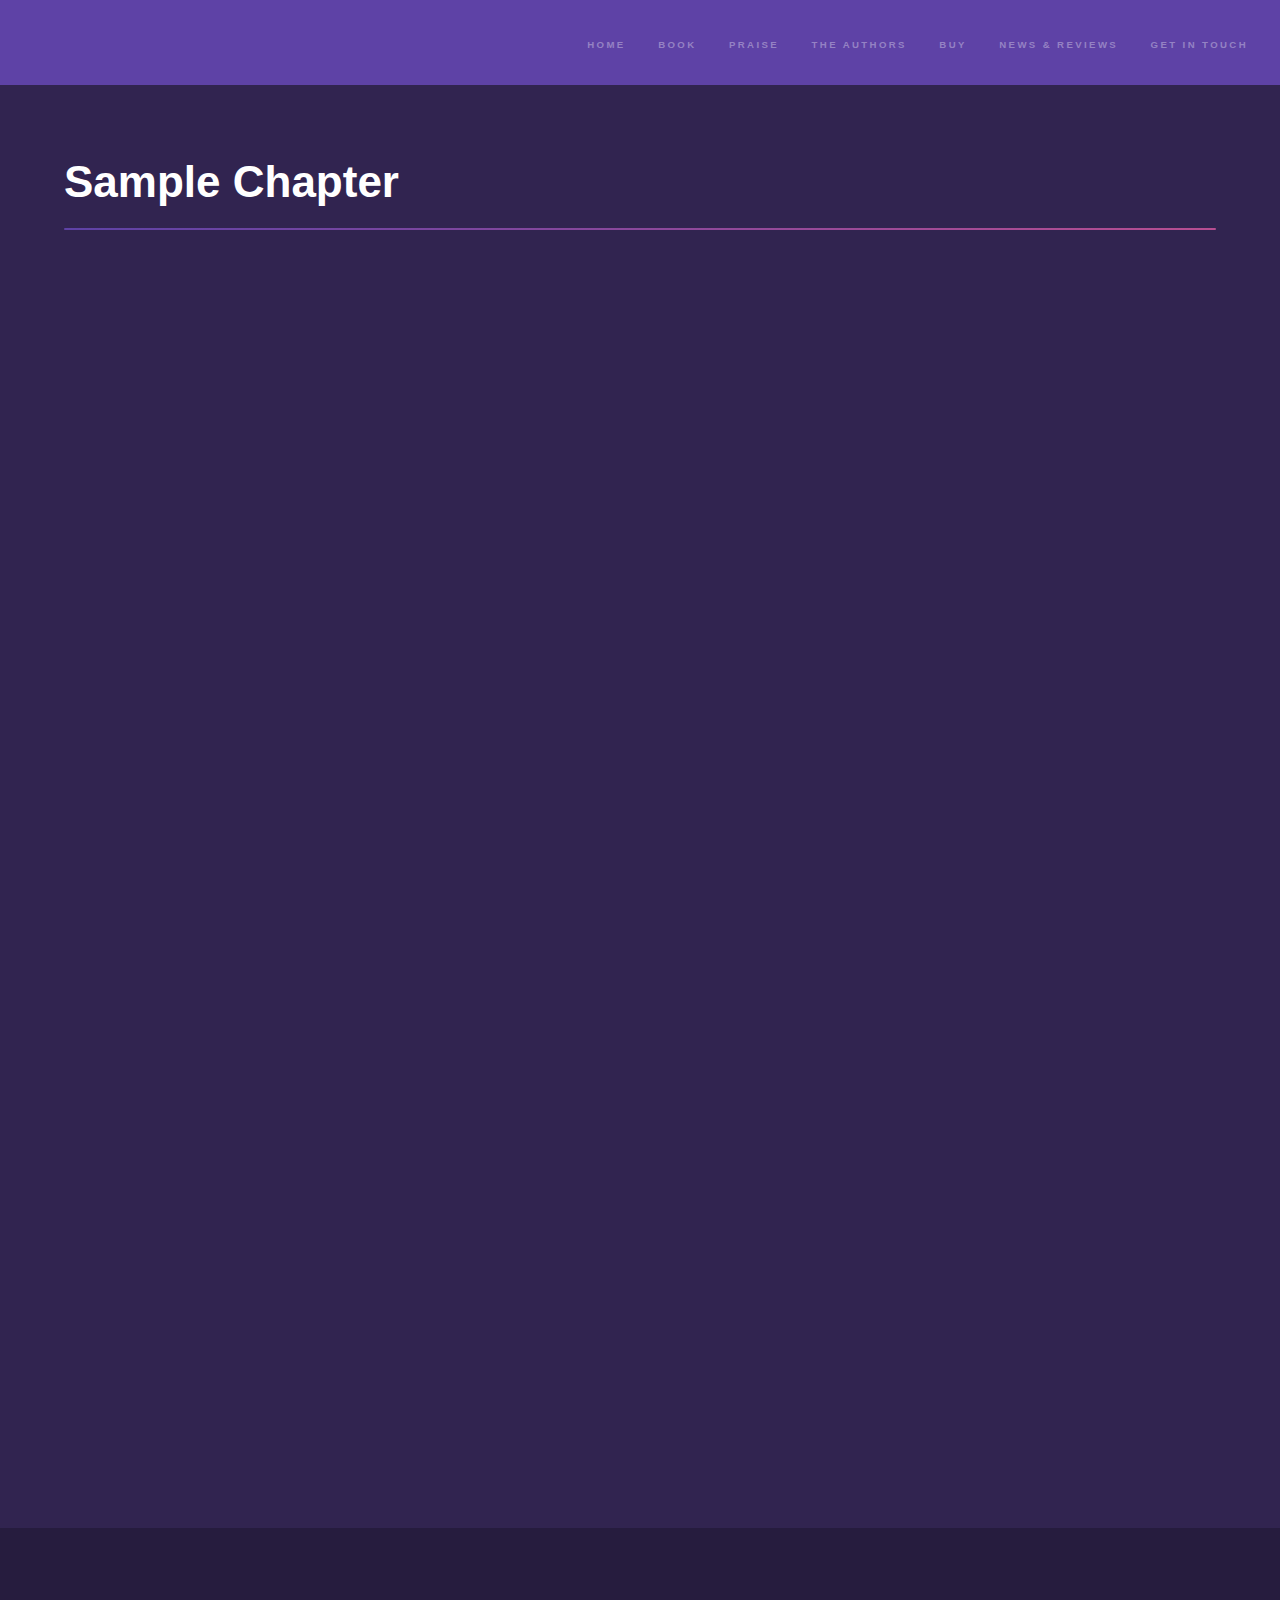
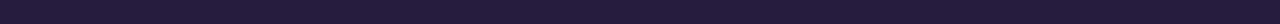
<file: sample-BACKUP.html>
<!DOCTYPE HTML>
<!--
	Hyperspace by HTML5 UP
	html5up.net | @ajlkn
	Free for personal and commercial use under the CCA 3.0 license (html5up.net/license)
-->
<html>
	<head>
		<title>Castoriadis and Autonomy in the Twenty-first Century</title>
		<meta charset="utf-8" />
		<meta name="viewport" content="width=device-width, initial-scale=1, user-scalable=no" />
		<link rel="stylesheet" href="assets/css/main.css" />
		<noscript><link rel="stylesheet" href="assets/css/noscript.css" /></noscript>
	</head>
	<body class="is-preload">

		<!-- Header -->
			<header id="header">
				<nav>
					<ul>
						<li><a href="index.html">Home</a></li>
						<li><a href="index.html#intro">Book</a></li>
						<li><a href="index.html#one">Praise</a></li>
						<li><a href="index.html#two">The Authors</a></li>
						<li><a href="index.html#three">Buy</a></li>
						<li><a href="index.html#four">News & Reviews</a></li>
						<li><a href="index.html#five">Get in Touch</a></li>
					</ul>
					</ul>
				</nav>
			</header>

		<!-- Wrapper -->
			<div id="wrapper">

				<!-- Main -->
					<section id="main" class="wrapper">
						<div class="inner">
							<h1 class="major">Sample Chapter</h1>
							<div class="row-container">
								<iframe width="100%" height="1200" src="https://bloomsburycp3.codemantra.com/viewer/5fc12746e21b8400014cbf7f?fbclid=IwAR0WqY2D3GfWLYlog2_MHQ21E7Lhk0s674cJRX2at8YUF9HrNMTNR_1ROR0" frameborder="0"></iframe>
							</div>
						</div>
					</section>

			</div>

		<!-- Footer -->
			<footer id="footer" class="wrapper alt">
				<div class="inner">
				</div>
			</footer>

		<!-- Scripts -->
			<script src="assets/js/jquery.min.js"></script>
			<script src="assets/js/jquery.scrollex.min.js"></script>
			<script src="assets/js/jquery.scrolly.min.js"></script>
			<script src="assets/js/browser.min.js"></script>
			<script src="assets/js/breakpoints.min.js"></script>
			<script src="assets/js/util.js"></script>
			<script src="assets/js/main.js"></script>

	</body>
</html>
</file>
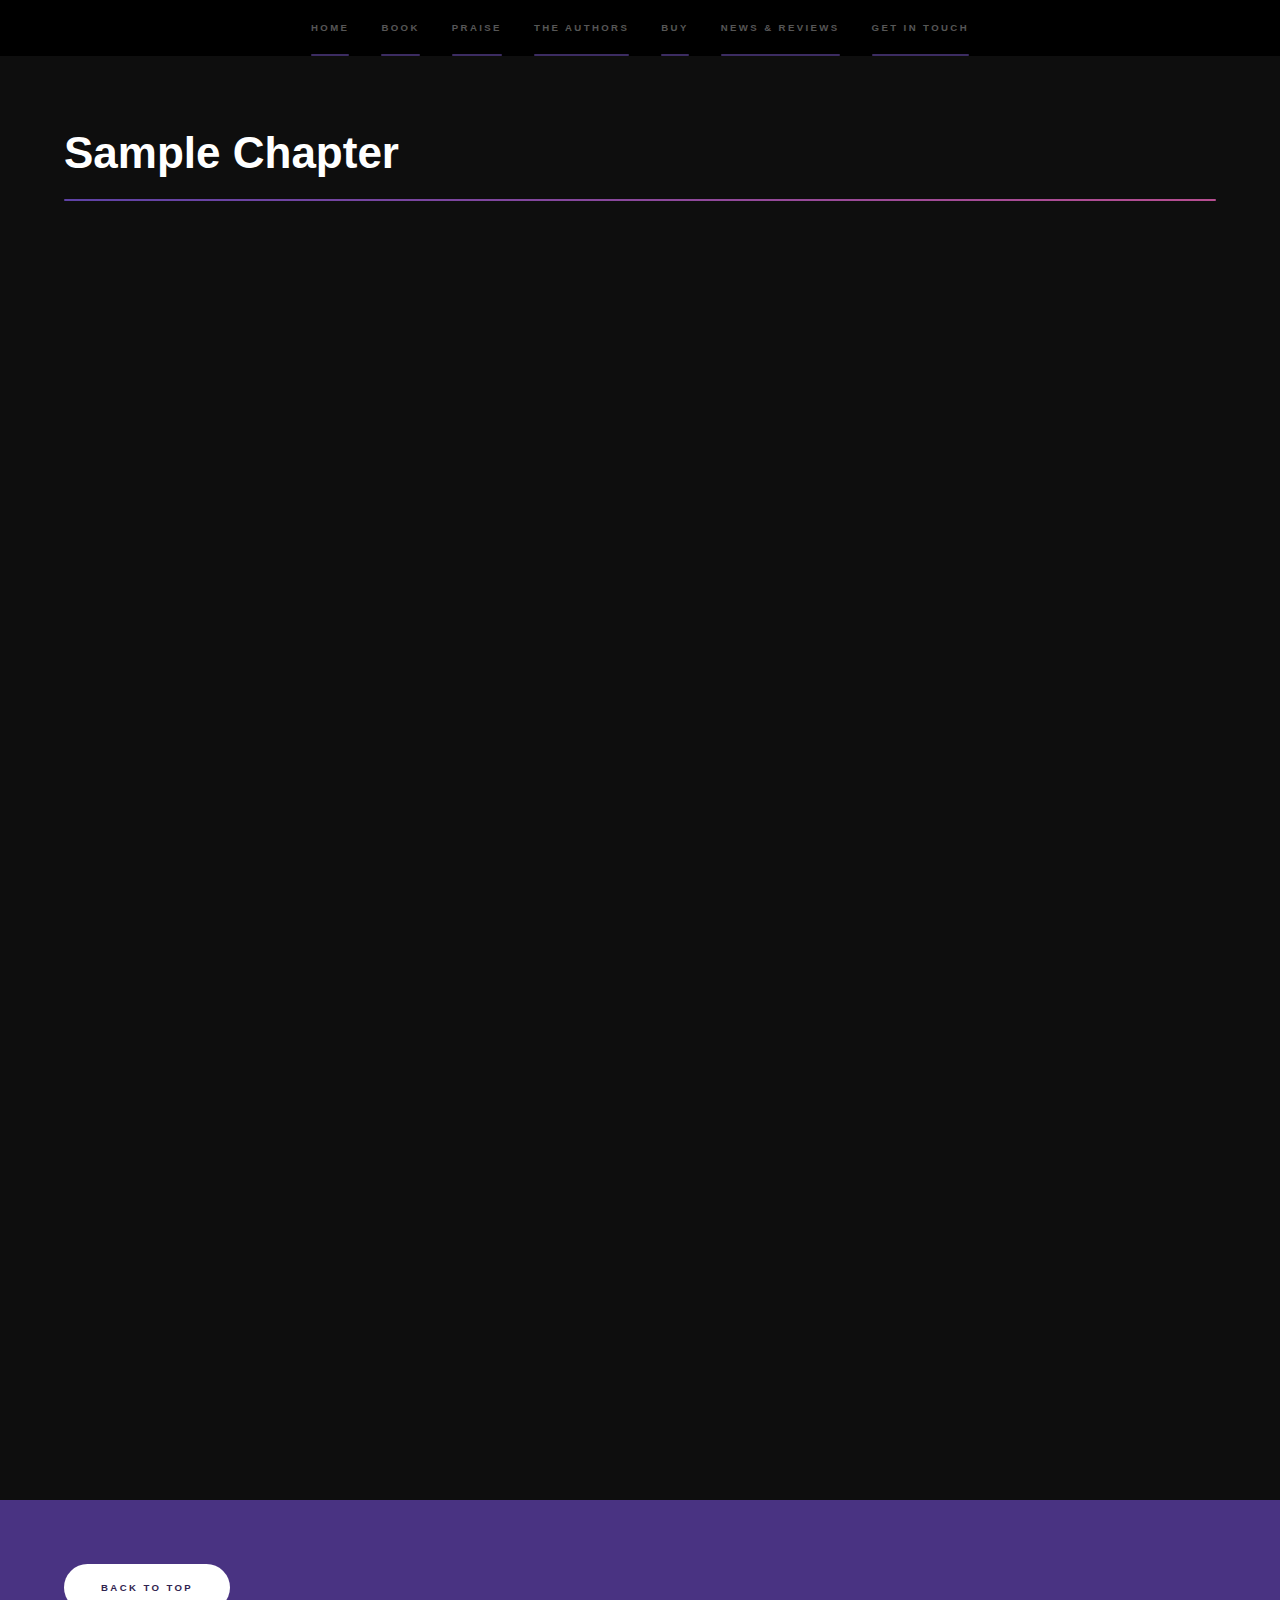
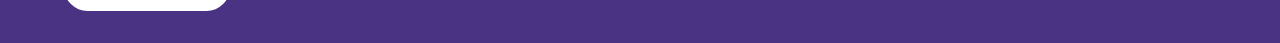
<file: sample.html>
<!DOCTYPE HTML>
<!--
	Hyperspace by HTML5 UP
	html5up.net | @ajlkn
	Free for personal and commercial use under the CCA 3.0 license (html5up.net/license)
-->
<html>
	<head>
<!-- Global site tag (gtag.js) - Google Analytics -->
		<script async src="https://www.googletagmanager.com/gtag/js?id=G-X5TCFB1R8E"></script>
		<script>
		  window.dataLayer = window.dataLayer || [];
		  function gtag(){dataLayer.push(arguments);}
		  gtag('js', new Date());

		  gtag('config', 'G-X5TCFB1R8E');
		</script>
		<title>Castoriadis and Autonomy in the Twenty-first Century by Alexandros Schismenos, Nikos Ioannou, Chris Spannos</title>
		<meta charset="utf-8" />
		<meta name="description" content="Castoriadis and Autonomy in the Twenty-first Century by Alexandros Schismenos, Nikos Ioannou and Chris Spannos is the first book of its kind to apply basic concepts of Castoriadian philosophy to the phenomena of our era such as coronavirus, climate change, the rise of the far-right, digital technology, and more.">
		<meta name="keywords" content="Cornelius Castoriadis, autonomy, social-historical, significations, direct democracy, self-organization, imaginary, institution, Bloomsbury, Alexandros Schismenos, Nikos Ioannou, Chris Spannos, Greece, ancient Greece">
		<meta name="robots" content="index, follow" />
		<meta name="viewport" content="width=device-width, initial-scale=1, user-scalable=no" />
		<!--  Social Media META Tags -->
		<meta property="og:title" content="Castoriadis and Autonomy in the Twenty-first Century">
		<meta property="og:image" content="https://www.castoriadis-and-autonomy-book.info/images/social-media.jpg">
		<meta property="og:url" content="https://www.castoriadis-and-autonomy-book.info/">
		<meta property="og:description" content="The first book of its kind to apply basic concepts of Castoriadian philosophy to the phenomena of our era such as coronavirus, climate change, the rise of the far-right, digital technology, and more.">
		<meta name="twitter:card" content="summary_large_image">
		<meta property="og:site_name" content="Castoriadis and Autonomy in the Twenty-first Century">
		<meta name="twitter:image:alt" content="Castoriadis and Autonomy in the Twenty-first Century">
		<meta property="fb:app_id" content="850304578847064" />
		<meta name="twitter:site" content="@website-cspannos">
		<!--  End Social Media META Tags -->
		<link rel="stylesheet" href="assets/css/main.css" />
		<noscript><link rel="stylesheet" href="assets/css/noscript.css" /></noscript>
	</head>
	<body class="is-preload">
		<!--  Facebook App -->
		<script>
		  window.fbAsyncInit = function() {
		    FB.init({
		      appId      : '{850304578847064}',
		      cookie     : true,
		      xfbml      : true,
		      version    : '{9.0}'
		    });

		    FB.AppEvents.logPageView();

		  };

		  (function(d, s, id){
		     var js, fjs = d.getElementsByTagName(s)[0];
		     if (d.getElementById(id)) {return;}
		     js = d.createElement(s); js.id = id;
		     js.src = "https://connect.facebook.net/en_US/sdk.js";
		     fjs.parentNode.insertBefore(js, fjs);
		   }(document, 'script', 'facebook-jssdk'));
		</script>

		<!-- Sidebar -->
			<section id="sidebar">
				<div class="inner">
					<nav>
						<ul>
							<li><a href="index.html">Home</a></li>
							<li><a href="index.html#intro">Book</a></li>
							<li><a href="index.html#one">Praise</a></li>
							<li><a href="index.html#two">The Authors</a></li>
							<li><a href="index.html#three">Buy</a></li>
							<li><a href="index.html#four">News & Reviews</a></li>
							<li><a href="index.html#five">Get in Touch</a></li>
						</ul>
					</nav>
				</div>
			</section>

			<!-- Wrapper -->
				<div id="wrapper">

					<!-- Main -->
						<section id="main" class="wrapper style1 fullscreen fade-up">
							<div class="inner">
								<h1 class="major">Sample Chapter</h1>
								<div class="row-container">
									<iframe width="100%" height="1200" src="https://bloomsburycp3.codemantra.com/viewer/5fc12746e21b8400014cbf7f?fbclid=IwAR0WqY2D3GfWLYlog2_MHQ21E7Lhk0s674cJRX2at8YUF9HrNMTNR_1ROR0" frameborder="0"></iframe>
								</div>
							</div>
						</section>

				</div>

		<!-- Footer -->
			<footer id="footer" class="wrapper style1-alt">
				<div class="inner">
						<strong><a href="#main" class="button primary">Back to top</a></strong>
				</div>


				</div>
			</footer>

		<!-- Scripts -->
			<script src="assets/js/jquery.min.js"></script>
			<script src="assets/js/jquery.scrollex.min.js"></script>
			<script src="assets/js/jquery.scrolly.min.js"></script>
			<script src="assets/js/browser.min.js"></script>
			<script src="assets/js/breakpoints.min.js"></script>
			<script src="assets/js/util.js"></script>
			<script src="assets/js/main.js"></script>

	</body>
</html>
</file>
<file: assets/css/noscript.css>
/*
	Hyperspace by HTML5 UP
	html5up.net | @ajlkn
	Free for personal and commercial use under the CCA 3.0 license (html5up.net/license)
*/

/* Spotlights */

	.spotlights > section > .image:before {
		opacity: 0 !important;
	}

	.spotlights > section > .content > .inner {
		-moz-transform: none !important;
		-webkit-transform: none !important;
		-ms-transform: none !important;
		transform: none !important;
		opacity: 1 !important;
	}

/* Wrapper */

	.wrapper > .inner {
		opacity: 1 !important;
		-moz-transform: none !important;
		-webkit-transform: none !important;
		-ms-transform: none !important;
		transform: none !important;
	}

/* Sidebar */

	#sidebar > .inner {
		opacity: 1 !important;
	}

	#sidebar nav > ul > li {
		-moz-transform: none !important;
		-webkit-transform: none !important;
		-ms-transform: none !important;
		transform: none !important;
		opacity: 1 !important;
	}
</file>
<file: assets/css/main.css>
@import url(fontawesome-all.min.css);

/*
	Hyperspace by HTML5 UP
	html5up.net | @ajlkn
	Free for personal and commercial use under the CCA 3.0 license (html5up.net/license)
*/

html, body, div, span, applet, object,
iframe, h1, h2, h3, h4, h5, h6, p, blockquote,
pre, a, abbr, acronym, address, big, cite,
code, del, dfn, em, img, ins, kbd, q, s, samp,
small, strike, strong, sub, sup, tt, var, b,
u, i, center, dl, dt, dd, ol, ul, li, fieldset,
form, label, legend, table, caption, tbody,
tfoot, thead, tr, th, td, article, aside,
canvas, details, embed, figure, figcaption,
footer, header, hgroup, menu, nav, output, ruby,
section, summary, time, mark, audio, video {
	margin: 0;
	padding: 0;
	border: 0;
	font-size: 100%;
	font: inherit;
	vertical-align: baseline;}

article, aside, details, figcaption, figure,
footer, header, hgroup, menu, nav, section {
	display: block;}

body {
	line-height: 1;
}

ol, ul {
	list-style: none;
}

blockquote, q {
	quotes: none;
}

	blockquote:before, blockquote:after, q:before, q:after {
		content: '';
		content: none;
	}

table {
	border-collapse: collapse;
	border-spacing: 0;
}

body {
	-webkit-text-size-adjust: none;
}

mark {
	background-color: transparent;
	color: inherit;
}

input::-moz-focus-inner {
	border: 0;
	padding: 0;
}

input, select, textarea {
	-moz-appearance: none;
	-webkit-appearance: none;
	-ms-appearance: none;
	appearance: none;
}

/* Basic */

	@-ms-viewport {
		width: device-width;
	}

	body {
		-ms-overflow-style: scrollbar;
	}

	@media screen and (max-width: 480px) {

		html, body {
			min-width: 320px;
		}

	}

	html {
		box-sizing: border-box;
	}

	*, *:before, *:after {
		box-sizing: inherit;
	}

	body {
		background: #312450;
	}

		body.is-preload *, body.is-preload *:before, body.is-preload *:after {
			-moz-animation: none !important;
			-webkit-animation: none !important;
			-ms-animation: none !important;
			animation: none !important;
			-moz-transition: none !important;
			-webkit-transition: none !important;
			-ms-transition: none !important;
			transition: none !important;
		}

/* Type */

	body, input, select, textarea {
		color: rgba(255, 255, 255, 0.55);
		font-family: Arial, Helvetica, sans-serif;
		font-size: 16.5pt;
		font-weight: normal;
		line-height: 1.75;
	}

		@media screen and (max-width: 1680px) {

			body, input, select, textarea {
				font-size: 13pt;
			}

		}

		@media screen and (max-width: 1280px) {

			body, input, select, textarea {
				font-size: 12pt;
			}

		}

		@media screen and (max-width: 360px) {

			body, input, select, textarea {
				font-size: 11pt;
			}

		}

	a {
		-moz-transition: color 0.2s ease, border-bottom-color 0.2s ease;
		-webkit-transition: color 0.2s ease, border-bottom-color 0.2s ease;
		-ms-transition: color 0.2s ease, border-bottom-color 0.2s ease;
		transition: color 0.2s ease, border-bottom-color 0.2s ease;
		border-bottom: dotted 1px rgba(255, 255, 255, 0.35);
		color: inherit;
		text-decoration: none;
	}

		a:hover {
			border-bottom-color: transparent;
			color: #ffffff;
		}

	strong, b {
		color: #ffffff;
		font-weight: bold;
	}

	em, i {
		font-style: italic;
	}

	p {
		margin: 0 0 2em 0;
	}

	h1, h2, h3, h4, h5, h6 {
		color: #ffffff;
		font-weight: bold;
		line-height: 1.5;
		margin: 0 0 0.5em 0;
	}

		h1 a, h2 a, h3 a, h4 a, h5 a, h6 a {
			color: inherit;
			text-decoration: none;
		}

	h1 {
		font-size: 2.75em;
	}

		h1.major {
			margin: 0 0 1.3em 0;
			position: relative;
			padding-bottom: 0.35em;
		}

			h1.major:after {
				background-image: -moz-linear-gradient(to right, #5e42a6, #b74e91);
				background-image: -webkit-linear-gradient(to right, #5e42a6, #b74e91);
				background-image: -ms-linear-gradient(to right, #5e42a6, #b74e91);
				background-image: linear-gradient(to right, #5e42a6, #b74e91);
				-moz-transition: max-width 0.2s ease;
				-webkit-transition: max-width 0.2s ease;
				-ms-transition: max-width 0.2s ease;
				transition: max-width 0.2s ease;
				border-radius: 0.2em;
				bottom: 0;
				content: '';
				height: 0.05em;
				position: absolute;
				right: 0;
				width: 100%;
			}

	h2 {
		font-size: 1.75em;
	}

	h3 {
		font-size: 1.1em;
	}

	h4 {
		font-size: 1em;
	}

	h5 {
		font-size: 0.8em;
	}

	h6 {
		font-size: 0.6em;
	}

	@media screen and (max-width: 736px) {

		h1 {
			font-size: 2em;
		}

		h2 {
			font-size: 1.25em;
		}

		h3 {
			font-size: 1em;
		}

		h4 {
			font-size: 0.8em;
		}

		h5 {
			font-size: 0.6em;
		}

		h6 {
			font-size: 0.6em;
		}

	}

	sub {
		font-size: 0.8em;
		position: relative;
		top: 0.5em;
	}

	sup {
		font-size: 0.8em;
		position: relative;
		top: -0.5em;
	}

	blockquote {
		border-left: solid 4px rgba(255, 255, 255, 0.15);
		font-style: italic;
		margin: 0 0 2em 0;
		padding: 0.5em 0 0.5em 2em;
	}

	code {
		background: rgba(255, 255, 255, 0.05);
		border-radius: 0.25em;
		border: solid 1px rgba(255, 255, 255, 0.15);
		font-family: "Courier New", monospace;
		font-size: 0.9em;
		margin: 0 0.25em;
		padding: 0.25em 0.65em;
	}

	pre {
		-webkit-overflow-scrolling: touch;
		font-family: "Courier New", monospace;
		font-size: 0.9em;
		margin: 0 0 2em 0;
	}

		pre code {
			display: block;
			line-height: 1.75em;
			padding: 1em 1.5em;
			overflow-x: auto;
		}

	hr {
		border: 0;
		border-bottom: solid 1px rgba(255, 255, 255, 0.15);
		margin: 2em 0;
	}

		hr.major {
			margin: 3em 0;
		}

	.align-left {
		text-align: left;
	}

	.align-center {
		text-align: center;
	}

	.align-right {
		text-align: right;
	}

/* Row */

	.row {
		display: flex;
		flex-wrap: wrap;
		box-sizing: border-box;
		align-items: stretch;
	}

		.row > * {
			box-sizing: border-box;
		}

		.row.gtr-uniform > * > :last-child {
			margin-bottom: 0;
		}

		.row.aln-left {
			justify-content: flex-start;
		}

		.row.aln-center {
			justify-content: center;
		}

		.row.aln-right {
			justify-content: flex-end;
		}

		.row.aln-top {
			align-items: flex-start;
		}

		.row.aln-middle {
			align-items: center;
		}

		.row.aln-bottom {
			align-items: flex-end;
		}

		.row > .imp {
			order: -1;
		}

		.row > .col-1 {
			width: 8.33333%;
		}

		.row > .off-1 {
			margin-left: 8.33333%;
		}

		.row > .col-2 {
			width: 16.66667%;
		}

		.row > .off-2 {
			margin-left: 16.66667%;
		}

		.row > .col-3 {
			width: 25%;
		}

		.row > .off-3 {
			margin-left: 25%;
		}

		.row > .col-4 {
			width: 33.33333%;
		}

		.row > .off-4 {
			margin-left: 33.33333%;
		}

		.row > .col-5 {
			width: 41.66667%;
		}

		.row > .off-5 {
			margin-left: 41.66667%;
		}

		.row > .col-6 {
			width: 50%;
		}

		.row > .off-6 {
			margin-left: 50%;
		}

		.row > .col-7 {
			width: 58.33333%;
		}

		.row > .off-7 {
			margin-left: 58.33333%;
		}

		.row > .col-8 {
			width: 66.66667%;
		}

		.row > .off-8 {
			margin-left: 66.66667%;
		}

		.row > .col-9 {
			width: 75%;
		}

		.row > .off-9 {
			margin-left: 75%;
		}

		.row > .col-10 {
			width: 83.33333%;
		}

		.row > .off-10 {
			margin-left: 83.33333%;
		}

		.row > .col-11 {
			width: 91.66667%;
		}

		.row > .off-11 {
			margin-left: 91.66667%;
		}

		.row > .col-12 {
			width: 100%;
		}

		.row > .off-12 {
			margin-left: 100%;
		}

		.row.gtr-0 {
			margin-top: 0;
			margin-left: 0em;
		}

			.row.gtr-0 > * {
				padding: 0 0 0 0em;
			}

			.row.gtr-0.gtr-uniform {
				margin-top: 0em;
			}

				.row.gtr-0.gtr-uniform > * {
					padding-top: 0em;
				}

		.row.gtr-25 {
			margin-top: 0;
			margin-left: -0.375em;
		}

			.row.gtr-25 > * {
				padding: 0 0 0 0.375em;
			}

			.row.gtr-25.gtr-uniform {
				margin-top: -0.375em;
			}

				.row.gtr-25.gtr-uniform > * {
					padding-top: 0.375em;
				}

		.row.gtr-50 {
			margin-top: 0;
			margin-left: -0.75em;
		}

			.row.gtr-50 > * {
				padding: 0 0 0 0.75em;
			}

			.row.gtr-50.gtr-uniform {
				margin-top: -0.75em;
			}

				.row.gtr-50.gtr-uniform > * {
					padding-top: 0.75em;
				}

		.row {
			margin-top: 0;
			margin-left: -1.5em;
		}

			.row > * {
				padding: 0 0 0 1.5em;
			}

			.row.gtr-uniform {
				margin-top: -1.5em;
			}

				.row.gtr-uniform > * {
					padding-top: 1.5em;
				}

		.row.gtr-150 {
			margin-top: 0;
			margin-left: -2.25em;
		}

			.row.gtr-150 > * {
				padding: 0 0 0 2.25em;
			}

			.row.gtr-150.gtr-uniform {
				margin-top: -2.25em;
			}

				.row.gtr-150.gtr-uniform > * {
					padding-top: 2.25em;
				}

		.row.gtr-200 {
			margin-top: 0;
			margin-left: -3em;
		}

			.row.gtr-200 > * {
				padding: 0 0 0 3em;
			}

			.row.gtr-200.gtr-uniform {
				margin-top: -3em;
			}

				.row.gtr-200.gtr-uniform > * {
					padding-top: 3em;
				}

		@media screen and (max-width: 1680px) {

			.row {
				display: flex;
				flex-wrap: wrap;
				box-sizing: border-box;
				align-items: stretch;
			}

				.row > * {
					box-sizing: border-box;
				}

				.row.gtr-uniform > * > :last-child {
					margin-bottom: 0;
				}

				.row.aln-left {
					justify-content: flex-start;
				}

				.row.aln-center {
					justify-content: center;
				}

				.row.aln-right {
					justify-content: flex-end;
				}

				.row.aln-top {
					align-items: flex-start;
				}

				.row.aln-middle {
					align-items: center;
				}

				.row.aln-bottom {
					align-items: flex-end;
				}

				.row > .imp-xlarge {
					order: -1;
				}

				.row > .col-1-xlarge {
					width: 8.33333%;
				}

				.row > .off-1-xlarge {
					margin-left: 8.33333%;
				}

				.row > .col-2-xlarge {
					width: 16.66667%;
				}

				.row > .off-2-xlarge {
					margin-left: 16.66667%;
				}

				.row > .col-3-xlarge {
					width: 25%;
				}

				.row > .off-3-xlarge {
					margin-left: 25%;
				}

				.row > .col-4-xlarge {
					width: 33.33333%;
				}

				.row > .off-4-xlarge {
					margin-left: 33.33333%;
				}

				.row > .col-5-xlarge {
					width: 41.66667%;
				}

				.row > .off-5-xlarge {
					margin-left: 41.66667%;
				}

				.row > .col-6-xlarge {
					width: 50%;
				}

				.row > .off-6-xlarge {
					margin-left: 50%;
				}

				.row > .col-7-xlarge {
					width: 58.33333%;
				}

				.row > .off-7-xlarge {
					margin-left: 58.33333%;
				}

				.row > .col-8-xlarge {
					width: 66.66667%;
				}

				.row > .off-8-xlarge {
					margin-left: 66.66667%;
				}

				.row > .col-9-xlarge {
					width: 75%;
				}

				.row > .off-9-xlarge {
					margin-left: 75%;
				}

				.row > .col-10-xlarge {
					width: 83.33333%;
				}

				.row > .off-10-xlarge {
					margin-left: 83.33333%;
				}

				.row > .col-11-xlarge {
					width: 91.66667%;
				}

				.row > .off-11-xlarge {
					margin-left: 91.66667%;
				}

				.row > .col-12-xlarge {
					width: 100%;
				}

				.row > .off-12-xlarge {
					margin-left: 100%;
				}

				.row.gtr-0 {
					margin-top: 0;
					margin-left: 0em;
				}

					.row.gtr-0 > * {
						padding: 0 0 0 0em;
					}

					.row.gtr-0.gtr-uniform {
						margin-top: 0em;
					}

						.row.gtr-0.gtr-uniform > * {
							padding-top: 0em;
						}

				.row.gtr-25 {
					margin-top: 0;
					margin-left: -0.375em;
				}

					.row.gtr-25 > * {
						padding: 0 0 0 0.375em;
					}

					.row.gtr-25.gtr-uniform {
						margin-top: -0.375em;
					}

						.row.gtr-25.gtr-uniform > * {
							padding-top: 0.375em;
						}

				.row.gtr-50 {
					margin-top: 0;
					margin-left: -0.75em;
				}

					.row.gtr-50 > * {
						padding: 0 0 0 0.75em;
					}

					.row.gtr-50.gtr-uniform {
						margin-top: -0.75em;
					}

						.row.gtr-50.gtr-uniform > * {
							padding-top: 0.75em;
						}

				.row {
					margin-top: 0;
					margin-left: -1.5em;
				}

					.row > * {
						padding: 0 0 0 1.5em;
					}

					.row.gtr-uniform {
						margin-top: -1.5em;
					}

						.row.gtr-uniform > * {
							padding-top: 1.5em;
						}

				.row.gtr-150 {
					margin-top: 0;
					margin-left: -2.25em;
				}

					.row.gtr-150 > * {
						padding: 0 0 0 2.25em;
					}

					.row.gtr-150.gtr-uniform {
						margin-top: -2.25em;
					}

						.row.gtr-150.gtr-uniform > * {
							padding-top: 2.25em;
						}

				.row.gtr-200 {
					margin-top: 0;
					margin-left: -3em;
				}

					.row.gtr-200 > * {
						padding: 0 0 0 3em;
					}

					.row.gtr-200.gtr-uniform {
						margin-top: -3em;
					}

						.row.gtr-200.gtr-uniform > * {
							padding-top: 3em;
						}

		}

		@media screen and (max-width: 1280px) {

			.row {
				display: flex;
				flex-wrap: wrap;
				box-sizing: border-box;
				align-items: stretch;
			}

				.row > * {
					box-sizing: border-box;
				}

				.row.gtr-uniform > * > :last-child {
					margin-bottom: 0;
				}

				.row.aln-left {
					justify-content: flex-start;
				}

				.row.aln-center {
					justify-content: center;
				}

				.row.aln-right {
					justify-content: flex-end;
				}

				.row.aln-top {
					align-items: flex-start;
				}

				.row.aln-middle {
					align-items: center;
				}

				.row.aln-bottom {
					align-items: flex-end;
				}

				.row > .imp-large {
					order: -1;
				}

				.row > .col-1-large {
					width: 8.33333%;
				}

				.row > .off-1-large {
					margin-left: 8.33333%;
				}

				.row > .col-2-large {
					width: 16.66667%;
				}

				.row > .off-2-large {
					margin-left: 16.66667%;
				}

				.row > .col-3-large {
					width: 25%;
				}

				.row > .off-3-large {
					margin-left: 25%;
				}

				.row > .col-4-large {
					width: 33.33333%;
				}

				.row > .off-4-large {
					margin-left: 33.33333%;
				}

				.row > .col-5-large {
					width: 41.66667%;
				}

				.row > .off-5-large {
					margin-left: 41.66667%;
				}

				.row > .col-6-large {
					width: 50%;
				}

				.row > .off-6-large {
					margin-left: 50%;
				}

				.row > .col-7-large {
					width: 58.33333%;
				}

				.row > .off-7-large {
					margin-left: 58.33333%;
				}

				.row > .col-8-large {
					width: 66.66667%;
				}

				.row > .off-8-large {
					margin-left: 66.66667%;
				}

				.row > .col-9-large {
					width: 75%;
				}

				.row > .off-9-large {
					margin-left: 75%;
				}

				.row > .col-10-large {
					width: 83.33333%;
				}

				.row > .off-10-large {
					margin-left: 83.33333%;
				}

				.row > .col-11-large {
					width: 91.66667%;
				}

				.row > .off-11-large {
					margin-left: 91.66667%;
				}

				.row > .col-12-large {
					width: 100%;
				}

				.row > .off-12-large {
					margin-left: 100%;
				}

				.row.gtr-0 {
					margin-top: 0;
					margin-left: 0em;
				}

					.row.gtr-0 > * {
						padding: 0 0 0 0em;
					}

					.row.gtr-0.gtr-uniform {
						margin-top: 0em;
					}

						.row.gtr-0.gtr-uniform > * {
							padding-top: 0em;
						}

				.row.gtr-25 {
					margin-top: 0;
					margin-left: -0.375em;
				}

					.row.gtr-25 > * {
						padding: 0 0 0 0.375em;
					}

					.row.gtr-25.gtr-uniform {
						margin-top: -0.375em;
					}

						.row.gtr-25.gtr-uniform > * {
							padding-top: 0.375em;
						}

				.row.gtr-50 {
					margin-top: 0;
					margin-left: -0.75em;
				}

					.row.gtr-50 > * {
						padding: 0 0 0 0.75em;
					}

					.row.gtr-50.gtr-uniform {
						margin-top: -0.75em;
					}

						.row.gtr-50.gtr-uniform > * {
							padding-top: 0.75em;
						}

				.row {
					margin-top: 0;
					margin-left: -1.5em;
				}

					.row > * {
						padding: 0 0 0 1.5em;
					}

					.row.gtr-uniform {
						margin-top: -1.5em;
					}

						.row.gtr-uniform > * {
							padding-top: 1.5em;
						}

				.row.gtr-150 {
					margin-top: 0;
					margin-left: -2.25em;
				}

					.row.gtr-150 > * {
						padding: 0 0 0 2.25em;
					}

					.row.gtr-150.gtr-uniform {
						margin-top: -2.25em;
					}

						.row.gtr-150.gtr-uniform > * {
							padding-top: 2.25em;
						}

				.row.gtr-200 {
					margin-top: 0;
					margin-left: -3em;
				}

					.row.gtr-200 > * {
						padding: 0 0 0 3em;
					}

					.row.gtr-200.gtr-uniform {
						margin-top: -3em;
					}

						.row.gtr-200.gtr-uniform > * {
							padding-top: 3em;
						}

		}

		@media screen and (max-width: 980px) {

			.row {
				display: flex;
				flex-wrap: wrap;
				box-sizing: border-box;
				align-items: stretch;
			}

				.row > * {
					box-sizing: border-box;
				}

				.row.gtr-uniform > * > :last-child {
					margin-bottom: 0;
				}

				.row.aln-left {
					justify-content: flex-start;
				}

				.row.aln-center {
					justify-content: center;
				}

				.row.aln-right {
					justify-content: flex-end;
				}

				.row.aln-top {
					align-items: flex-start;
				}

				.row.aln-middle {
					align-items: center;
				}

				.row.aln-bottom {
					align-items: flex-end;
				}

				.row > .imp-medium {
					order: -1;
				}

				.row > .col-1-medium {
					width: 8.33333%;
				}

				.row > .off-1-medium {
					margin-left: 8.33333%;
				}

				.row > .col-2-medium {
					width: 16.66667%;
				}

				.row > .off-2-medium {
					margin-left: 16.66667%;
				}

				.row > .col-3-medium {
					width: 25%;
				}

				.row > .off-3-medium {
					margin-left: 25%;
				}

				.row > .col-4-medium {
					width: 33.33333%;
				}

				.row > .off-4-medium {
					margin-left: 33.33333%;
				}

				.row > .col-5-medium {
					width: 41.66667%;
				}

				.row > .off-5-medium {
					margin-left: 41.66667%;
				}

				.row > .col-6-medium {
					width: 50%;
				}

				.row > .off-6-medium {
					margin-left: 50%;
				}

				.row > .col-7-medium {
					width: 58.33333%;
				}

				.row > .off-7-medium {
					margin-left: 58.33333%;
				}

				.row > .col-8-medium {
					width: 66.66667%;
				}

				.row > .off-8-medium {
					margin-left: 66.66667%;
				}

				.row > .col-9-medium {
					width: 75%;
				}

				.row > .off-9-medium {
					margin-left: 75%;
				}

				.row > .col-10-medium {
					width: 83.33333%;
				}

				.row > .off-10-medium {
					margin-left: 83.33333%;
				}

				.row > .col-11-medium {
					width: 91.66667%;
				}

				.row > .off-11-medium {
					margin-left: 91.66667%;
				}

				.row > .col-12-medium {
					width: 100%;
				}

				.row > .off-12-medium {
					margin-left: 100%;
				}

				.row.gtr-0 {
					margin-top: 0;
					margin-left: 0em;
				}

					.row.gtr-0 > * {
						padding: 0 0 0 0em;
					}

					.row.gtr-0.gtr-uniform {
						margin-top: 0em;
					}

						.row.gtr-0.gtr-uniform > * {
							padding-top: 0em;
						}

				.row.gtr-25 {
					margin-top: 0;
					margin-left: -0.375em;
				}

					.row.gtr-25 > * {
						padding: 0 0 0 0.375em;
					}

					.row.gtr-25.gtr-uniform {
						margin-top: -0.375em;
					}

						.row.gtr-25.gtr-uniform > * {
							padding-top: 0.375em;
						}

				.row.gtr-50 {
					margin-top: 0;
					margin-left: -0.75em;
				}

					.row.gtr-50 > * {
						padding: 0 0 0 0.75em;
					}

					.row.gtr-50.gtr-uniform {
						margin-top: -0.75em;
					}

						.row.gtr-50.gtr-uniform > * {
							padding-top: 0.75em;
						}

				.row {
					margin-top: 0;
					margin-left: -1.5em;
				}

					.row > * {
						padding: 0 0 0 1.5em;
					}

					.row.gtr-uniform {
						margin-top: -1.5em;
					}

						.row.gtr-uniform > * {
							padding-top: 1.5em;
						}

				.row.gtr-150 {
					margin-top: 0;
					margin-left: -2.25em;
				}

					.row.gtr-150 > * {
						padding: 0 0 0 2.25em;
					}

					.row.gtr-150.gtr-uniform {
						margin-top: -2.25em;
					}

						.row.gtr-150.gtr-uniform > * {
							padding-top: 2.25em;
						}

				.row.gtr-200 {
					margin-top: 0;
					margin-left: -3em;
				}

					.row.gtr-200 > * {
						padding: 0 0 0 3em;
					}

					.row.gtr-200.gtr-uniform {
						margin-top: -3em;
					}

						.row.gtr-200.gtr-uniform > * {
							padding-top: 3em;
						}

		}

		@media screen and (max-width: 736px) {

			.row {
				display: flex;
				flex-wrap: wrap;
				box-sizing: border-box;
				align-items: stretch;
			}

				.row > * {
					box-sizing: border-box;
				}

				.row.gtr-uniform > * > :last-child {
					margin-bottom: 0;
				}

				.row.aln-left {
					justify-content: flex-start;
				}

				.row.aln-center {
					justify-content: center;
				}

				.row.aln-right {
					justify-content: flex-end;
				}

				.row.aln-top {
					align-items: flex-start;
				}

				.row.aln-middle {
					align-items: center;
				}

				.row.aln-bottom {
					align-items: flex-end;
				}

				.row > .imp-small {
					order: -1;
				}

				.row > .col-1-small {
					width: 8.33333%;
				}

				.row > .off-1-small {
					margin-left: 8.33333%;
				}

				.row > .col-2-small {
					width: 16.66667%;
				}

				.row > .off-2-small {
					margin-left: 16.66667%;
				}

				.row > .col-3-small {
					width: 25%;
				}

				.row > .off-3-small {
					margin-left: 25%;
				}

				.row > .col-4-small {
					width: 33.33333%;
				}

				.row > .off-4-small {
					margin-left: 33.33333%;
				}

				.row > .col-5-small {
					width: 41.66667%;
				}

				.row > .off-5-small {
					margin-left: 41.66667%;
				}

				.row > .col-6-small {
					width: 50%;
				}

				.row > .off-6-small {
					margin-left: 50%;
				}

				.row > .col-7-small {
					width: 58.33333%;
				}

				.row > .off-7-small {
					margin-left: 58.33333%;
				}

				.row > .col-8-small {
					width: 66.66667%;
				}

				.row > .off-8-small {
					margin-left: 66.66667%;
				}

				.row > .col-9-small {
					width: 75%;
				}

				.row > .off-9-small {
					margin-left: 75%;
				}

				.row > .col-10-small {
					width: 83.33333%;
				}

				.row > .off-10-small {
					margin-left: 83.33333%;
				}

				.row > .col-11-small {
					width: 91.66667%;
				}

				.row > .off-11-small {
					margin-left: 91.66667%;
				}

				.row > .col-12-small {
					width: 100%;
				}

				.row > .off-12-small {
					margin-left: 100%;
				}

				.row.gtr-0 {
					margin-top: 0;
					margin-left: 0em;
				}

					.row.gtr-0 > * {
						padding: 0 0 0 0em;
					}

					.row.gtr-0.gtr-uniform {
						margin-top: 0em;
					}

						.row.gtr-0.gtr-uniform > * {
							padding-top: 0em;
						}

				.row.gtr-25 {
					margin-top: 0;
					margin-left: -0.375em;
				}

					.row.gtr-25 > * {
						padding: 0 0 0 0.375em;
					}

					.row.gtr-25.gtr-uniform {
						margin-top: -0.375em;
					}

						.row.gtr-25.gtr-uniform > * {
							padding-top: 0.375em;
						}

				.row.gtr-50 {
					margin-top: 0;
					margin-left: -0.75em;
				}

					.row.gtr-50 > * {
						padding: 0 0 0 0.75em;
					}

					.row.gtr-50.gtr-uniform {
						margin-top: -0.75em;
					}

						.row.gtr-50.gtr-uniform > * {
							padding-top: 0.75em;
						}

				.row {
					margin-top: 0;
					margin-left: -1.5em;
				}

					.row > * {
						padding: 0 0 0 1.5em;
					}

					.row.gtr-uniform {
						margin-top: -1.5em;
					}

						.row.gtr-uniform > * {
							padding-top: 1.5em;
						}

				.row.gtr-150 {
					margin-top: 0;
					margin-left: -2.25em;
				}

					.row.gtr-150 > * {
						padding: 0 0 0 2.25em;
					}

					.row.gtr-150.gtr-uniform {
						margin-top: -2.25em;
					}

						.row.gtr-150.gtr-uniform > * {
							padding-top: 2.25em;
						}

				.row.gtr-200 {
					margin-top: 0;
					margin-left: -3em;
				}

					.row.gtr-200 > * {
						padding: 0 0 0 3em;
					}

					.row.gtr-200.gtr-uniform {
						margin-top: -3em;
					}

						.row.gtr-200.gtr-uniform > * {
							padding-top: 3em;
						}

		}

		@media screen and (max-width: 480px) {

			.row {
				display: flex;
				flex-wrap: wrap;
				box-sizing: border-box;
				align-items: stretch;
			}

				.row > * {
					box-sizing: border-box;
				}

				.row.gtr-uniform > * > :last-child {
					margin-bottom: 0;
				}

				.row.aln-left {
					justify-content: flex-start;
				}

				.row.aln-center {
					justify-content: center;
				}

				.row.aln-right {
					justify-content: flex-end;
				}

				.row.aln-top {
					align-items: flex-start;
				}

				.row.aln-middle {
					align-items: center;
				}

				.row.aln-bottom {
					align-items: flex-end;
				}

				.row > .imp-xsmall {
					order: -1;
				}

				.row > .col-1-xsmall {
					width: 8.33333%;
				}

				.row > .off-1-xsmall {
					margin-left: 8.33333%;
				}

				.row > .col-2-xsmall {
					width: 16.66667%;
				}

				.row > .off-2-xsmall {
					margin-left: 16.66667%;
				}

				.row > .col-3-xsmall {
					width: 25%;
				}

				.row > .off-3-xsmall {
					margin-left: 25%;
				}

				.row > .col-4-xsmall {
					width: 33.33333%;
				}

				.row > .off-4-xsmall {
					margin-left: 33.33333%;
				}

				.row > .col-5-xsmall {
					width: 41.66667%;
				}

				.row > .off-5-xsmall {
					margin-left: 41.66667%;
				}

				.row > .col-6-xsmall {
					width: 50%;
				}

				.row > .off-6-xsmall {
					margin-left: 50%;
				}

				.row > .col-7-xsmall {
					width: 58.33333%;
				}

				.row > .off-7-xsmall {
					margin-left: 58.33333%;
				}

				.row > .col-8-xsmall {
					width: 66.66667%;
				}

				.row > .off-8-xsmall {
					margin-left: 66.66667%;
				}

				.row > .col-9-xsmall {
					width: 75%;
				}

				.row > .off-9-xsmall {
					margin-left: 75%;
				}

				.row > .col-10-xsmall {
					width: 83.33333%;
				}

				.row > .off-10-xsmall {
					margin-left: 83.33333%;
				}

				.row > .col-11-xsmall {
					width: 91.66667%;
				}

				.row > .off-11-xsmall {
					margin-left: 91.66667%;
				}

				.row > .col-12-xsmall {
					width: 100%;
				}

				.row > .off-12-xsmall {
					margin-left: 100%;
				}

				.row.gtr-0 {
					margin-top: 0;
					margin-left: 0em;
				}

					.row.gtr-0 > * {
						padding: 0 0 0 0em;
					}

					.row.gtr-0.gtr-uniform {
						margin-top: 0em;
					}

						.row.gtr-0.gtr-uniform > * {
							padding-top: 0em;
						}

				.row.gtr-25 {
					margin-top: 0;
					margin-left: -0.375em;
				}

					.row.gtr-25 > * {
						padding: 0 0 0 0.375em;
					}

					.row.gtr-25.gtr-uniform {
						margin-top: -0.375em;
					}

						.row.gtr-25.gtr-uniform > * {
							padding-top: 0.375em;
						}

				.row.gtr-50 {
					margin-top: 0;
					margin-left: -0.75em;
				}

					.row.gtr-50 > * {
						padding: 0 0 0 0.75em;
					}

					.row.gtr-50.gtr-uniform {
						margin-top: -0.75em;
					}

						.row.gtr-50.gtr-uniform > * {
							padding-top: 0.75em;
						}

				.row {
					margin-top: 0;
					margin-left: -1.5em;
				}

					.row > * {
						padding: 0 0 0 1.5em;
					}

					.row.gtr-uniform {
						margin-top: -1.5em;
					}

						.row.gtr-uniform > * {
							padding-top: 1.5em;
						}

				.row.gtr-150 {
					margin-top: 0;
					margin-left: -2.25em;
				}

					.row.gtr-150 > * {
						padding: 0 0 0 2.25em;
					}

					.row.gtr-150.gtr-uniform {
						margin-top: -2.25em;
					}

						.row.gtr-150.gtr-uniform > * {
							padding-top: 2.25em;
						}

				.row.gtr-200 {
					margin-top: 0;
					margin-left: -3em;
				}

					.row.gtr-200 > * {
						padding: 0 0 0 3em;
					}

					.row.gtr-200.gtr-uniform {
						margin-top: -3em;
					}

						.row.gtr-200.gtr-uniform > * {
							padding-top: 3em;
						}

		}

/* Box */

	.box {
		border-radius: 0.25em;
		border: solid 1px rgba(255, 255, 255, 0.15);
		margin-bottom: 2em;
		padding: 1.5em;
	}

		.box > :last-child,
		.box > :last-child > :last-child,
		.box > :last-child > :last-child > :last-child {
			margin-bottom: 0;
		}

		.box.alt {
			border: 0;
			border-radius: 0;
			padding: 0;
		}

/* Button */

	input[type="submit"],
	input[type="reset"],
	input[type="button"],
	button,
	.button {
		-moz-appearance: none;
		-webkit-appearance: none;
		-ms-appearance: none;
		appearance: none;
		-moz-transition: border-color 0.2s ease;
		-webkit-transition: border-color 0.2s ease;
		-ms-transition: border-color 0.2s ease;
		transition: border-color 0.2s ease;
		background-color: transparent;
		border: solid 1px !important;
		border-color: rgba(255, 255, 255, 0.15) !important;
		border-radius: 3em;
		color: #ffffff !important;
		cursor: pointer;
		display: inline-block;
		font-size: 0.6em;
		font-weight: bold;
		height: calc(4.75em + 2px);
		letter-spacing: 0.25em;
		line-height: 4.75em;
		outline: 0;
		padding: 0 3.75em;
		position: relative;
		text-align: center;
		text-decoration: none;
		text-transform: uppercase;
		white-space: nowrap;
	}

		input[type="submit"]:after,
		input[type="reset"]:after,
		input[type="button"]:after,
		button:after,
		.button:after {
			-moz-transform: scale(0.25);
			-webkit-transform: scale(0.25);
			-ms-transform: scale(0.25);
			transform: scale(0.25);
			pointer-events: none;
			-moz-transition: opacity 0.2s ease, -moz-transform 0.2s ease;
			-webkit-transition: opacity 0.2s ease, -webkit-transform 0.2s ease;
			-ms-transition: opacity 0.2s ease, -ms-transform 0.2s ease;
			transition: opacity 0.2s ease, transform 0.2s ease;
			background: #ffffff;
			border-radius: 3em;
			content: '';
			height: 100%;
			left: 0;
			opacity: 0;
			position: absolute;
			top: 0;
			width: 100%;
		}

		input[type="submit"].icon:before,
		input[type="reset"].icon:before,
		input[type="button"].icon:before,
		button.icon:before,
		.button.icon:before {
			margin-right: 0.75em;
		}

		input[type="submit"].fit,
		input[type="reset"].fit,
		input[type="button"].fit,
		button.fit,
		.button.fit {
			width: 100%;
		}

		input[type="submit"].small,
		input[type="reset"].small,
		input[type="button"].small,
		button.small,
		.button.small {
			font-size: 0.4em;
		}

		input[type="submit"].large,
		input[type="reset"].large,
		input[type="button"].large,
		button.large,
		.button.large {
			font-size: 0.8em;
		}

		input[type="submit"].primary,
		input[type="reset"].primary,
		input[type="button"].primary,
		button.primary,
		.button.primary {
			background-color: #ffffff;
			color: #312450 !important;
		}

			input[type="submit"].primary:after,
			input[type="reset"].primary:after,
			input[type="button"].primary:after,
			button.primary:after,
			.button.primary:after {
				display: none;
			}

		input[type="submit"].disabled, input[type="submit"]:disabled,
		input[type="reset"].disabled,
		input[type="reset"]:disabled,
		input[type="button"].disabled,
		input[type="button"]:disabled,
		button.disabled,
		button:disabled,
		.button.disabled,
		.button:disabled {
			cursor: default;
			opacity: 0.5;
			pointer-events: none;
		}

		input[type="submit"]:hover,
		input[type="reset"]:hover,
		input[type="button"]:hover,
		button:hover,
		.button:hover {
			border-color: rgba(255, 255, 255, 0.55) !important;
		}

			input[type="submit"]:hover:after,
			input[type="reset"]:hover:after,
			input[type="button"]:hover:after,
			button:hover:after,
			.button:hover:after {
				opacity: 0.05;
				-moz-transform: scale(1);
				-webkit-transform: scale(1);
				-ms-transform: scale(1);
				transform: scale(1);
			}

			input[type="submit"]:hover:active,
			input[type="reset"]:hover:active,
			input[type="button"]:hover:active,
			button:hover:active,
			.button:hover:active {
				border-color: #ffffff !important;
			}

				input[type="submit"]:hover:active:after,
				input[type="reset"]:hover:active:after,
				input[type="button"]:hover:active:after,
				button:hover:active:after,
				.button:hover:active:after {
					opacity: 0.1;
				}

/* Features */

	.features {
		display: -moz-flex;
		display: -webkit-flex;
		display: -ms-flex;
		display: flex;
		-moz-flex-wrap: wrap;
		-webkit-flex-wrap: wrap;
		-ms-flex-wrap: wrap;
		flex-wrap: wrap;
		border-radius: 0.25em;
		border: solid 1px rgba(255, 255, 255, 0.15);
		background: rgba(255, 255, 255, 0.05);
		margin: 0 0 2em 0;
	}

		.features section {
			padding: 3.5em 3em 1em 7em ;
			width: 50%;
			border-top: solid 1px rgba(255, 255, 255, 0.15);
			position: relative;
		}

			.features section:nth-child(-n + 2) {
				border-top-width: 0;
			}

			.features section:nth-child(2n) {
				border-left: solid 1px rgba(255, 255, 255, 0.15);
			}

			.features section .icon {
				-moz-transition: opacity 0.5s ease, -moz-transform 0.5s ease;
				-webkit-transition: opacity 0.5s ease, -webkit-transform 0.5s ease;
				-ms-transition: opacity 0.5s ease, -ms-transform 0.5s ease;
				transition: opacity 0.5s ease, transform 0.5s ease;
				-moz-transition-delay: 1s;
				-webkit-transition-delay: 1s;
				-ms-transition-delay: 1s;
				transition-delay: 1s;
				-moz-transform: scale(1);
				-webkit-transform: scale(1);
				-ms-transform: scale(1);
				transform: scale(1);
				position: absolute;
				left: 3em;
				top: 3em;
				opacity: 1;
			}

			.features section:nth-child(1) .icon {
				-moz-transition-delay: 0.15s;
				-webkit-transition-delay: 0.15s;
				-ms-transition-delay: 0.15s;
				transition-delay: 0.15s;
			}

			.features section:nth-child(2) .icon {
				-moz-transition-delay: 0.3s;
				-webkit-transition-delay: 0.3s;
				-ms-transition-delay: 0.3s;
				transition-delay: 0.3s;
			}

			.features section:nth-child(3) .icon {
				-moz-transition-delay: 0.45s;
				-webkit-transition-delay: 0.45s;
				-ms-transition-delay: 0.45s;
				transition-delay: 0.45s;
			}

			.features section:nth-child(4) .icon {
				-moz-transition-delay: 0.6s;
				-webkit-transition-delay: 0.6s;
				-ms-transition-delay: 0.6s;
				transition-delay: 0.6s;
			}

			.features section:nth-child(5) .icon {
				-moz-transition-delay: 0.75s;
				-webkit-transition-delay: 0.75s;
				-ms-transition-delay: 0.75s;
				transition-delay: 0.75s;
			}

			.features section:nth-child(6) .icon {
				-moz-transition-delay: 0.9s;
				-webkit-transition-delay: 0.9s;
				-ms-transition-delay: 0.9s;
				transition-delay: 0.9s;
			}

			.features section:nth-child(7) .icon {
				-moz-transition-delay: 1.05s;
				-webkit-transition-delay: 1.05s;
				-ms-transition-delay: 1.05s;
				transition-delay: 1.05s;
			}

			.features section:nth-child(8) .icon {
				-moz-transition-delay: 1.2s;
				-webkit-transition-delay: 1.2s;
				-ms-transition-delay: 1.2s;
				transition-delay: 1.2s;
			}

			.features section:nth-child(9) .icon {
				-moz-transition-delay: 1.35s;
				-webkit-transition-delay: 1.35s;
				-ms-transition-delay: 1.35s;
				transition-delay: 1.35s;
			}

			.features section:nth-child(10) .icon {
				-moz-transition-delay: 1.5s;
				-webkit-transition-delay: 1.5s;
				-ms-transition-delay: 1.5s;
				transition-delay: 1.5s;
			}

			.features section:nth-child(11) .icon {
				-moz-transition-delay: 1.65s;
				-webkit-transition-delay: 1.65s;
				-ms-transition-delay: 1.65s;
				transition-delay: 1.65s;
			}

			.features section:nth-child(12) .icon {
				-moz-transition-delay: 1.8s;
				-webkit-transition-delay: 1.8s;
				-ms-transition-delay: 1.8s;
				transition-delay: 1.8s;
			}

			.features section:nth-child(13) .icon {
				-moz-transition-delay: 1.95s;
				-webkit-transition-delay: 1.95s;
				-ms-transition-delay: 1.95s;
				transition-delay: 1.95s;
			}

			.features section:nth-child(14) .icon {
				-moz-transition-delay: 2.1s;
				-webkit-transition-delay: 2.1s;
				-ms-transition-delay: 2.1s;
				transition-delay: 2.1s;
			}

			.features section:nth-child(15) .icon {
				-moz-transition-delay: 2.25s;
				-webkit-transition-delay: 2.25s;
				-ms-transition-delay: 2.25s;
				transition-delay: 2.25s;
			}

			.features section:nth-child(16) .icon {
				-moz-transition-delay: 2.4s;
				-webkit-transition-delay: 2.4s;
				-ms-transition-delay: 2.4s;
				transition-delay: 2.4s;
			}

			.features section:nth-child(17) .icon {
				-moz-transition-delay: 2.55s;
				-webkit-transition-delay: 2.55s;
				-ms-transition-delay: 2.55s;
				transition-delay: 2.55s;
			}

			.features section:nth-child(18) .icon {
				-moz-transition-delay: 2.7s;
				-webkit-transition-delay: 2.7s;
				-ms-transition-delay: 2.7s;
				transition-delay: 2.7s;
			}

			.features section:nth-child(19) .icon {
				-moz-transition-delay: 2.85s;
				-webkit-transition-delay: 2.85s;
				-ms-transition-delay: 2.85s;
				transition-delay: 2.85s;
			}

			.features section:nth-child(20) .icon {
				-moz-transition-delay: 3s;
				-webkit-transition-delay: 3s;
				-ms-transition-delay: 3s;
				transition-delay: 3s;
			}

		.features.inactive section .icon {
			-moz-transform: scale(0.5);
			-webkit-transform: scale(0.5);
			-ms-transform: scale(0.5);
			transform: scale(0.5);
			opacity: 0;
		}

		@media screen and (max-width: 980px) {

			.features {
				display: block;
			}

				.features section {
					border-top-width: 1px !important;
					border-left-width: 0 !important;
					width: 100%;
				}

					.features section:first-child {
						border-top-width: 0 !important;
					}

		}

		@media screen and (max-width: 736px) {

			.features section {
				padding: 2.5em 1.5em 0.1em 5.5em ;
			}

				.features section .icon {
					left: 1.5em;
					top: 2em;
				}

		}

		@media screen and (max-width: 480px) {

			.features section {
				padding: 2em 1.5em 0.1em 1.5em ;
			}

				.features section .icon {
					left: 0;
					position: relative;
					top: 0;
				}

		}

/* Form */

	form {
		margin: 0 0 2em 0;
	}

		form > :last-child {
			margin-bottom: 0;
		}

		form > .fields {
			display: -moz-flex;
			display: -webkit-flex;
			display: -ms-flex;
			display: flex;
			-moz-flex-wrap: wrap;
			-webkit-flex-wrap: wrap;
			-ms-flex-wrap: wrap;
			flex-wrap: wrap;
			width: calc(100% + 3em);
			margin: -1.5em 0 2em -1.5em;
		}

			form > .fields > .field {
				-moz-flex-grow: 0;
				-webkit-flex-grow: 0;
				-ms-flex-grow: 0;
				flex-grow: 0;
				-moz-flex-shrink: 0;
				-webkit-flex-shrink: 0;
				-ms-flex-shrink: 0;
				flex-shrink: 0;
				padding: 1.5em 0 0 1.5em;
				width: calc(100% - 1.5em);
			}

				form > .fields > .field.half {
					width: calc(50% - 0.75em);
				}

				form > .fields > .field.third {
					width: calc(100%/3 - 0.5em);
				}

				form > .fields > .field.quarter {
					width: calc(25% - 0.375em);
				}

		@media screen and (max-width: 480px) {

			form > .fields {
				width: calc(100% + 3em);
				margin: -1.5em 0 2em -1.5em;
			}

				form > .fields > .field {
					padding: 1.5em 0 0 1.5em;
					width: calc(100% - 1.5em);
				}

					form > .fields > .field.half {
						width: calc(100% - 1.5em);
					}

					form > .fields > .field.third {
						width: calc(100% - 1.5em);
					}

					form > .fields > .field.quarter {
						width: calc(100% - 1.5em);
					}

		}

	label {
		color: #ffffff;
		font-weight: bold;
		line-height: 1.5;
		margin: 0 0 0.7em 0;
		display: block;
		font-size: 1.1em;
	}

	input[type="text"],
	input[type="password"],
	input[type="email"],
	input[type="tel"],
	select,
	textarea {
		-moz-appearance: none;
		-webkit-appearance: none;
		-ms-appearance: none;
		appearance: none;
		background: rgba(255, 255, 255, 0.05);
		border-radius: 0.25em;
		border: none;
		border: solid 1px rgba(255, 255, 255, 0.15);
		color: inherit;
		display: block;
		outline: 0;
		padding: 0 1em;
		text-decoration: none;
		width: 100%;
	}

		input[type="text"]:invalid,
		input[type="password"]:invalid,
		input[type="email"]:invalid,
		input[type="tel"]:invalid,
		select:invalid,
		textarea:invalid {
			box-shadow: none;
		}

		input[type="text"]:focus,
		input[type="password"]:focus,
		input[type="email"]:focus,
		input[type="tel"]:focus,
		select:focus,
		textarea:focus {
			border-color: #ffffff;
			box-shadow: 0 0 0 1px #ffffff;
		}

	select {
		background-image: url("data:image/svg+xml;charset=utf8,%3Csvg xmlns='http://www.w3.org/2000/svg' width='40' height='40' preserveAspectRatio='none' viewBox='0 0 40 40'%3E%3Cpath d='M9.4,12.3l10.4,10.4l10.4-10.4c0.2-0.2,0.5-0.4,0.9-0.4c0.3,0,0.6,0.1,0.9,0.4l3.3,3.3c0.2,0.2,0.4,0.5,0.4,0.9 c0,0.4-0.1,0.6-0.4,0.9L20.7,31.9c-0.2,0.2-0.5,0.4-0.9,0.4c-0.3,0-0.6-0.1-0.9-0.4L4.3,17.3c-0.2-0.2-0.4-0.5-0.4-0.9 c0-0.4,0.1-0.6,0.4-0.9l3.3-3.3c0.2-0.2,0.5-0.4,0.9-0.4S9.1,12.1,9.4,12.3z' fill='rgba(255, 255, 255, 0.15)' /%3E%3C/svg%3E");
		background-size: 1.25rem;
		background-repeat: no-repeat;
		background-position: calc(100% - 1rem) center;
		height: 2.75em;
		padding-right: 2.75em;
		text-overflow: ellipsis;
	}

		select option {
			color: #ffffff;
			background: #312450;
		}

		select:focus::-ms-value {
			background-color: transparent;
		}

		select::-ms-expand {
			display: none;
		}

	input[type="text"],
	input[type="password"],
	input[type="email"],
	select {
		height: 2.75em;
	}

	textarea {
		padding: 0.75em 1em;
	}

		body.is-ie textarea {
			min-height: 10em;
		}

	input[type="checkbox"],
	input[type="radio"] {
		-moz-appearance: none;
		-webkit-appearance: none;
		-ms-appearance: none;
		appearance: none;
		display: block;
		float: left;
		margin-right: -2em;
		opacity: 0;
		width: 1em;
		z-index: -1;
	}

		input[type="checkbox"] + label,
		input[type="radio"] + label {
			text-decoration: none;
			color: rgba(255, 255, 255, 0.55);
			cursor: pointer;
			display: inline-block;
			font-size: 1em;
			font-weight: normal;
			padding-left: 2.4em;
			padding-right: 0.75em;
			position: relative;
		}

			input[type="checkbox"] + label:before,
			input[type="radio"] + label:before {
				-moz-osx-font-smoothing: grayscale;
				-webkit-font-smoothing: antialiased;
				display: inline-block;
				font-style: normal;
				font-variant: normal;
				text-rendering: auto;
				line-height: 1;
				text-transform: none !important;
				font-family: 'Font Awesome 5 Free';
				font-weight: 900;
			}

			input[type="checkbox"] + label:before,
			input[type="radio"] + label:before {
				background: rgba(255, 255, 255, 0.05);
				border-radius: 0.25em;
				border: solid 1px rgba(255, 255, 255, 0.15);
				content: '';
				display: inline-block;
				font-size: 0.8em;
				height: 2.0625em;
				left: 0;
				line-height: 2.0625em;
				position: absolute;
				text-align: center;
				top: 0;
				width: 2.0625em;
			}

		input[type="checkbox"]:checked + label:before,
		input[type="radio"]:checked + label:before {
			background: #ffffff;
			border-color: #ffffff;
			color: #b74e91;
			content: '\f00c';
		}

		input[type="checkbox"]:focus + label:before,
		input[type="radio"]:focus + label:before {
			border-color: #ffffff;
			box-shadow: 0 0 0 1px #ffffff;
		}

	input[type="checkbox"] + label:before {
		border-radius: 0.25em;
	}

	input[type="radio"] + label:before {
		border-radius: 100%;
	}

	::-webkit-input-placeholder {
		color: rgba(255, 255, 255, 0.35) !important;
		opacity: 1.0;
	}

	:-moz-placeholder {
		color: rgba(255, 255, 255, 0.35) !important;
		opacity: 1.0;
	}

	::-moz-placeholder {
		color: rgba(255, 255, 255, 0.35) !important;
		opacity: 1.0;
	}

	:-ms-input-placeholder {
		color: rgba(255, 255, 255, 0.35) !important;
		opacity: 1.0;
	}

/* Icon */

	.icon {
		text-decoration: none;
		border-bottom: none;
		position: relative;
	}

		.icon:before {
			-moz-osx-font-smoothing: grayscale;
			-webkit-font-smoothing: antialiased;
			display: inline-block;
			font-style: normal;
			font-variant: normal;
			text-rendering: auto;
			line-height: 1;
			text-transform: none !important;
			font-family: 'Font Awesome 5 Free';
			font-weight: 400;
		}

		.icon > .label {
			display: none;
		}

		.icon:before {
			line-height: inherit;
		}

		.icon.solid:before {
			font-weight: 900;
		}

		.icon.brands:before {
			font-family: 'Font Awesome 5 Brands';
		}

		.icon.major {
			width: 2.5em;
			height: 2.5em;
			display: block;
			background: #ffffff;
			border-radius: 100%;
			color: #312450;
			text-align: center;
			line-height: 2.5em;
			margin: 0 0 1.3em 0;
		}

			.icon.major:before {
				font-size: 1.25em;
			}

				.wrapper.style1 .icon.major:before {
					color: #5e42a6;
				}

				.wrapper.style1-alt .icon.major:before {
					color: #493382;
				}

				.wrapper.style2 .icon.major:before {
					color: #5052b5;
				}

				.wrapper.style2-alt .icon.major:before {
					color: #3e4094;
				}

				.wrapper.style3 .icon.major:before {
					color: #b74e91;
				}

				.wrapper.style3-alt .icon.major:before {
					color: #953d75;
				}

/* Image */

	.image {
		border-radius: 0.25em;
		border: 0;
		display: inline-block;
		position: relative;
	}

		.image img {
			border-radius: 0.25em;
			display: block;
		}

		.image.left, .image.right {
			max-width: 40%;
		}

			.image.left img, .image.right img {
				width: 100%;
			}

		.image.left {
			float: left;
			margin: 0 1.5em 1em 0;
			top: 0.25em;
		}

		.image.right {
			float: right;
			margin: 0 0 1em 1.5em;
			top: 0.25em;
		}

		.image.fit {
			display: block;
			margin: 0 0 2em 0;
			width: 100%;
		}

			.image.fit img {
				width: 100%;
			}

		.image.main {
			display: block;
			margin: 0 0 3em 0;
			width: 100%;
		}

			.image.main img {
				width: 100%;
			}

/* List */

	ol {
		list-style: decimal;
		margin: 0 0 2em 0;
		padding-left: 1.25em;
	}

		ol li {
			padding-left: 0.25em;
		}

	ul {
		list-style: disc;
		margin: 0 0 2em 0;
		padding-left: 1em;
	}

		ul li {
			padding-left: 0.5em;
		}

		ul.alt {
			list-style: none;
			padding-left: 0;
		}

			ul.alt li {
				border-top: solid 1px rgba(255, 255, 255, 0.15);
				padding: 0.5em 0;
			}

				ul.alt li:first-child {
					border-top: 0;
					padding-top: 0;
				}

	dl {
		margin: 0 0 2em 0;
	}

		dl dt {
			display: block;
			font-weight: bold;
			margin: 0 0 1em 0;
		}

		dl dd {
			margin-left: 2em;
		}

/* Actions */

	ul.actions {
		display: -moz-flex;
		display: -webkit-flex;
		display: -ms-flex;
		display: flex;
		cursor: default;
		list-style: none;
		margin-left: -1em;
		padding-left: 0;
	}

		ul.actions li {
			padding: 0 0 0 1em;
			vertical-align: middle;
		}

		ul.actions.special {
			-moz-justify-content: center;
			-webkit-justify-content: center;
			-ms-justify-content: center;
			justify-content: center;
			width: 100%;
			margin-left: 0;
		}

			ul.actions.special li:first-child {
				padding-left: 0;
			}

		ul.actions.stacked {
			-moz-flex-direction: column;
			-webkit-flex-direction: column;
			-ms-flex-direction: column;
			flex-direction: column;
			margin-left: 0;
		}

			ul.actions.stacked li {
				padding: 1.3em 0 0 0;
			}

				ul.actions.stacked li:first-child {
					padding-top: 0;
				}

		ul.actions.fit {
			width: calc(100% + 1em);
		}

			ul.actions.fit li {
				-moz-flex-grow: 1;
				-webkit-flex-grow: 1;
				-ms-flex-grow: 1;
				flex-grow: 1;
				-moz-flex-shrink: 1;
				-webkit-flex-shrink: 1;
				-ms-flex-shrink: 1;
				flex-shrink: 1;
				width: 100%;
			}

				ul.actions.fit li > * {
					width: 100%;
				}

			ul.actions.fit.stacked {
				width: 100%;
			}

		@media screen and (max-width: 480px) {

			ul.actions:not(.fixed) {
				-moz-flex-direction: column;
				-webkit-flex-direction: column;
				-ms-flex-direction: column;
				flex-direction: column;
				margin-left: 0;
				width: 100% !important;
			}

				ul.actions:not(.fixed) li {
					-moz-flex-grow: 1;
					-webkit-flex-grow: 1;
					-ms-flex-grow: 1;
					flex-grow: 1;
					-moz-flex-shrink: 1;
					-webkit-flex-shrink: 1;
					-ms-flex-shrink: 1;
					flex-shrink: 1;
					padding: 1em 0 0 0;
					text-align: center;
					width: 100%;
				}

					ul.actions:not(.fixed) li > * {
						width: 100%;
					}

					ul.actions:not(.fixed) li:first-child {
						padding-top: 0;
					}

					ul.actions:not(.fixed) li input[type="submit"],
					ul.actions:not(.fixed) li input[type="reset"],
					ul.actions:not(.fixed) li input[type="button"],
					ul.actions:not(.fixed) li button,
					ul.actions:not(.fixed) li .button {
						width: 100%;
					}

						ul.actions:not(.fixed) li input[type="submit"].icon:before,
						ul.actions:not(.fixed) li input[type="reset"].icon:before,
						ul.actions:not(.fixed) li input[type="button"].icon:before,
						ul.actions:not(.fixed) li button.icon:before,
						ul.actions:not(.fixed) li .button.icon:before {
							margin-left: -0.5rem;
						}

		}

/* Contact */

	ul.contact {
		list-style: none;
		padding: 0;
	}

		ul.contact > li {
			padding: 0;
			margin: 1.5em 0 0 0;
		}

			ul.contact > li:first-child {
				margin-top: 0;
			}

/* Icons */

	ul.icons {
		cursor: default;
		list-style: none;
		padding-left: 0;
	}

		ul.icons li {
			display: inline-block;
			padding: 0 0.75em 0 0;
		}

			ul.icons li:last-child {
				padding-right: 0;
			}

			ul.icons li > a, ul.icons li > span {
				border: 0;
			}

				ul.icons li > a .label, ul.icons li > span .label {
					display: none;
				}

/* Menu */

	ul.menu {
		list-style: none;
		padding: 0;
	}

		ul.menu > li {
			border-left: solid 1px rgba(255, 255, 255, 0.15);
			display: inline-block;
			line-height: 1;
			margin-left: 1.5em;
			padding: 0 0 0 1.5em;
		}

			ul.menu > li:first-child {
				border-left: 0;
				margin: 0;
				padding-left: 0;
			}

		@media screen and (max-width: 480px) {

			ul.menu > li {
				border-left: 0;
				display: block;
				line-height: inherit;
				margin: 0.5em 0 0 0;
				padding-left: 0;
			}

		}

/* Section/Article */

	section.special, article.special {
		text-align: center;
	}

	header p {
		color: rgba(255, 255, 255, 0.35);
		position: relative;
		margin: 0 0 1.5em 0;
	}

	header h2 + p {
		font-size: 1.25em;
		margin-top: -1em;
		line-height: 1.5em;
	}

	header h3 + p {
		font-size: 1.1em;
		margin-top: -0.8em;
		line-height: 1.5em;
	}

	header h4 + p,
	header h5 + p,
	header h6 + p {
		font-size: 0.9em;
		margin-top: -0.6em;
		line-height: 1.5em;
	}

/* Split */

	.split {
		display: -moz-flex;
		display: -webkit-flex;
		display: -ms-flex;
		display: flex;
	}

		.split > * {
			width: calc(50% - 2.5em);
		}

		.split > :nth-child(2n - 1) {
			padding-right: 2.5em;
			border-right: solid 1px rgba(255, 255, 255, 0.15);
		}

		.split > :nth-child(2n) {
			padding-left: 2.5em;
		}

		.split.style1 > :nth-child(2n - 1) {
			width: calc(66.66666% - 2.5em);
		}

		.split.style1 > :nth-child(2n) {
			width: calc(33.33333% - 2.5em);
		}

		@media screen and (max-width: 1680px) {

			.split > * {
				width: calc(50% - 2em);
			}

			.split > :nth-child(2n - 1) {
				padding-right: 2em;
			}

			.split > :nth-child(2n) {
				padding-left: 2em;
			}

			.split.style1 > :nth-child(2n - 1) {
				width: calc(66.66666% - 2em);
			}

			.split.style1 > :nth-child(2n) {
				width: calc(33.33333% - 2em);
			}

		}

		@media screen and (max-width: 980px) {

			.split {
				display: block;
			}

				.split > * {
					border-top: solid 1px rgba(255, 255, 255, 0.15);
					margin: 4em 0 0 0;
					padding: 4em 0 0 0;
					width: 100% !important;
				}

				.split > :nth-child(2n - 1) {
					border-right: 0;
					padding-right: 0;
				}

				.split > :nth-child(2n) {
					padding-left: 0;
				}

				.split > :first-child {
					border-top: 0;
					margin-top: 0;
					padding-top: 0;
				}

		}

		@media screen and (max-width: 736px) {

			.split > * {
				margin: 3em 0 0 0;
				padding: 3em 0 0 0;
			}

		}

/* Spotlights */

	.spotlights > section {
		display: -moz-flex;
		display: -webkit-flex;
		display: -ms-flex;
		display: flex;
		-moz-flex-direction: row;
		-webkit-flex-direction: row;
		-ms-flex-direction: row;
		flex-direction: row;
		min-height: 22.5em;
	}

		body.is-ie .spotlights > section {
			min-height: 0;
		}

		.spotlights > section > .image {
			background-position: center center;
			background-size: cover;
			border-radius: 0;
			display: block;
			position: relative;
			width: 25em;
		}

			.spotlights > section > .image img {
				border-radius: 0;
				display: block;
			}

			.spotlights > section > .image:before {
				-moz-transition: opacity 1s ease;
				-webkit-transition: opacity 1s ease;
				-ms-transition: opacity 1s ease;
				transition: opacity 1s ease;
				background: rgba(49, 36, 80, 0.9);
				content: '';
				display: block;
				height: 100%;
				left: 0;
				opacity: 0;
				position: absolute;
				top: 0;
				width: 100%;
			}

		.spotlights > section > .content {
			padding: 4em 5em 2em 5em ;
			display: -moz-flex;
			display: -webkit-flex;
			display: -ms-flex;
			display: flex;
			-moz-flex-direction: column;
			-webkit-flex-direction: column;
			-ms-flex-direction: column;
			flex-direction: column;
			-moz-justify-content: center;
			-webkit-justify-content: center;
			-ms-justify-content: center;
			justify-content: center;
			width: 50em;
			-ms-flex: 1;
		}

			.spotlights > section > .content > .inner {
				-moz-transform: translateX(0) translateY(0);
				-webkit-transform: translateX(0) translateY(0);
				-ms-transform: translateX(0) translateY(0);
				transform: translateX(0) translateY(0);
				-moz-transition: opacity 1s ease, -moz-transform 1s ease;
				-webkit-transition: opacity 1s ease, -webkit-transform 1s ease;
				-ms-transition: opacity 1s ease, -ms-transform 1s ease;
				transition: opacity 1s ease, transform 1s ease;
				opacity: 1;
			}

		.spotlights > section:nth-child(2) {
			background-color: rgba(0, 0, 0, 0.05);
		}

		.spotlights > section:nth-child(3) {
			background-color: rgba(0, 0, 0, 0.1);
		}

		.spotlights > section.inactive > .image:before,
		body.is-preload .spotlights > section > .image:before {
			opacity: 1;
		}

		.spotlights > section.inactive > .content > .inner,
		body.is-preload .spotlights > section > .content > .inner {
			-moz-transform: translateX(-1em);
			-webkit-transform: translateX(-1em);
			-ms-transform: translateX(-1em);
			transform: translateX(-1em);
			opacity: 0;
		}

		@media screen and (max-width: 1680px) {

			.spotlights > section > .content {
				padding: 4em 4em 2em 4em ;
			}

		}

		@media screen and (max-width: 980px) {

			.spotlights > section {
				display: block;
			}

				.spotlights > section > .image {
					width: 100%;
					height: 50vh;
				}

				.spotlights > section > .content {
					width: 100%;
				}

				.spotlights > section.inactive > .content > .inner,
				body.is-preload .spotlights > section > .content > .inner {
					-moz-transform: translateY(1em);
					-webkit-transform: translateY(1em);
					-ms-transform: translateY(1em);
					transform: translateY(1em);
				}

		}

		@media screen and (max-width: 736px) {

			.spotlights > section > .image {
				height: 50vh;
				min-height: 15em;
			}

			.spotlights > section > .content {
				padding: 3em 2em 1em 2em ;
			}

		}

/* Table */

	.table-wrapper {
		-webkit-overflow-scrolling: touch;
		overflow-x: auto;
	}

	table {
		margin: 0 0 2em 0;
		width: 100%;
	}

		table tbody tr {
			border: solid 1px rgba(255, 255, 255, 0.15);
			border-left: 0;
			border-right: 0;
		}

			table tbody tr:nth-child(2n + 1) {
				background-color: rgba(255, 255, 255, 0.05);
			}

		table td {
			padding: 0.75em 0.75em;
		}

		table th {
			color: #ffffff;
			font-size: 1em;
			font-weight: bold;
			padding: 0 0.75em 0.75em 0.75em;
			text-align: left;
		}

		table thead {
			border-bottom: solid 2px rgba(255, 255, 255, 0.15);
		}

		table tfoot {
			border-top: solid 2px rgba(255, 255, 255, 0.15);
		}

		table.alt {
			border-collapse: separate;
		}

			table.alt tbody tr td {
				border: solid 1px rgba(255, 255, 255, 0.15);
				border-left-width: 0;
				border-top-width: 0;
			}

				table.alt tbody tr td:first-child {
					border-left-width: 1px;
				}

			table.alt tbody tr:first-child td {
				border-top-width: 1px;
			}

			table.alt thead {
				border-bottom: 0;
			}

			table.alt tfoot {
				border-top: 0;
			}

/* Wrapper */

	.wrapper {
		position: relative;
	}

		.wrapper > .inner {
			padding: 5em 5em 3em 5em ;
			max-width: 100%;
			width: 75em;
		}

			@media screen and (max-width: 1680px) {

				.wrapper > .inner {
					padding: 4em 4em 2em 4em ;
				}

			}

			@media screen and (max-width: 1280px) {

				.wrapper > .inner {
					width: 100%;
				}

			}

			@media screen and (max-width: 736px) {

				.wrapper > .inner {
					padding: 3em 2em 1em 2em ;
				}

			}

		.wrapper.alt {
			background-color: #261c3e;
		}

		.wrapper.style1 {
			background-color: #0e0e0e;
		}

		.wrapper.style1-alt {
			background-color: #493382;
		}

		.wrapper.style2 {
			background-color: #5052b5;
		}

		.wrapper.style2-alt {
			background-color: #3e4094;
		}

		.wrapper.style3 {
			background-color: #b74e91;
		}

		.wrapper.style3-alt {
			background-color: #953d75;
		}

		.wrapper.fullscreen {
			display: -moz-flex;
			display: -webkit-flex;
			display: -ms-flex;
			display: flex;
			-moz-flex-direction: column;
			-webkit-flex-direction: column;
			-ms-flex-direction: column;
			flex-direction: column;
			-moz-justify-content: center;
			-webkit-justify-content: center;
			-ms-justify-content: center;
			justify-content: center;
			min-height: 100vh;
		}

			body.is-ie .wrapper.fullscreen {
				height: 100vh;
			}

			@media screen and (max-width: 1280px) {

				.wrapper.fullscreen {
					min-height: calc(100vh - 2.5em);
				}

					body.is-ie .wrapper.fullscreen {
						height: calc(100vh - 2.5em);
					}

			}

			@media screen and (max-width: 736px) {

				.wrapper.fullscreen {
					padding: 2em 0;
					min-height: 0;
				}

					body.is-ie .wrapper.fullscreen {
						height: auto;
					}

			}

		.wrapper.fade-up > .inner {
			-moz-transform: translateY(0);
			-webkit-transform: translateY(0);
			-ms-transform: translateY(0);
			transform: translateY(0);
			-moz-transition: opacity 1s ease, -moz-transform 1s ease;
			-webkit-transition: opacity 1s ease, -webkit-transform 1s ease;
			-ms-transition: opacity 1s ease, -ms-transform 1s ease;
			transition: opacity 1s ease, transform 1s ease;
			opacity: 1.0;
		}

		.wrapper.fade-up.inactive > .inner,
		body.is-preload .wrapper.fade-up > .inner {
			opacity: 0;
			-moz-transform: translateY(1em);
			-webkit-transform: translateY(1em);
			-ms-transform: translateY(1em);
			transform: translateY(1em);
		}

		.wrapper.fade-down > .inner {
			-moz-transform: translateY(0);
			-webkit-transform: translateY(0);
			-ms-transform: translateY(0);
			transform: translateY(0);
			-moz-transition: opacity 1s ease, -moz-transform 1s ease;
			-webkit-transition: opacity 1s ease, -webkit-transform 1s ease;
			-ms-transition: opacity 1s ease, -ms-transform 1s ease;
			transition: opacity 1s ease, transform 1s ease;
			opacity: 1.0;
		}

		.wrapper.fade-down.inactive > .inner,
		body.is-preload .wrapper.fade-down > .inner {
			opacity: 0;
			-moz-transform: translateY(-1em);
			-webkit-transform: translateY(-1em);
			-ms-transform: translateY(-1em);
			transform: translateY(-1em);
		}

		.wrapper.fade > .inner {
			-moz-transition: opacity 1s ease;
			-webkit-transition: opacity 1s ease;
			-ms-transition: opacity 1s ease;
			transition: opacity 1s ease;
			opacity: 1.0;
		}

		.wrapper.fade.inactive > .inner,
		body.is-preload .wrapper.fade > .inner {
			opacity: 0;
		}

/* Header */

	#header {
		display: -moz-flex;
		display: -webkit-flex;
		display: -ms-flex;
		display: flex;
		background-color: #5e42a6;
		cursor: default;
		padding: 1.75em 2em;
	}

		#header > .title {
			border: 0;
			color: #ffffff;
			display: block;
			font-size: 1.25em;
			font-weight: bold;
		}

		#header > nav {
			-moz-flex: 1;
			-webkit-flex: 1;
			-ms-flex: 1;
			flex: 1;
			text-align: right;
		}

			#header > nav > ul {
				margin: 0;
				padding: 0;
			}

				#header > nav > ul > li {
					display: inline-block;
					margin-left: 1.75em;
					padding: 0;
					vertical-align: middle;
				}

					#header > nav > ul > li:first-child {
						margin-left: 0;
					}

					#header > nav > ul > li a {
						border: 0;
						color: rgba(255, 255, 255, 0.35);
						display: inline-block;
						font-size: 0.6em;
						font-weight: bold;
						letter-spacing: 0.25em;
						text-transform: uppercase;
					}

						#header > nav > ul > li a:hover {
							color: rgba(255, 255, 255, 0.55);
						}

						#header > nav > ul > li a.active {
							color: #ffffff;
						}

		@media screen and (max-width: 736px) {

			#header {
				padding: 1em 2em;
			}

		}

		@media screen and (max-width: 480px) {

			#header {
				display: block;
				padding: 0 2em;
				text-align: left;
			}

				#header .title {
					font-size: 1.25em;
					padding: 1em 0;
				}

				#header > nav {
					border-top: solid 1px rgba(255, 255, 255, 0.15);
					text-align: inherit;
				}

					#header > nav > ul > li {
						margin-left: 1.5em;
					}

						#header > nav > ul > li a {
							height: 6em;
							line-height: 6em;
						}

		}

/* Wrapper (main) */

	#sidebar + #wrapper {
		margin-left: 18em;
	}

		@media screen and (max-width: 1280px) {

			#sidebar + #wrapper {
				margin-left: 0;
				padding-top: 3.5em;
			}

		}

		@media screen and (max-width: 736px) {

			#sidebar + #wrapper {
				padding-top: 0;
			}

		}

	#header + #wrapper > .wrapper > .inner {
		margin: 0 auto;
	}

/* Footer */

	#sidebar + #wrapper + #footer {
		margin-left: 18em;
	}

		@media screen and (max-width: 1280px) {

			#sidebar + #wrapper + #footer {
				margin-left: 0;
			}

		}

	#footer > .inner a {
		border-bottom-color: rgba(255, 255, 255, 0.15);
	}

		#footer > .inner a:hover {
			border-bottom-color: transparent;
		}

	#footer > .inner .menu {
		font-size: 0.8em;
		color: rgba(255, 255, 255, 0.15);
	}

	#header + #wrapper + #footer > .inner {
		margin: 0 auto;
	}

/* Sidebar */

	#sidebar {
		padding: 2.5em 2.5em 0.5em 2.5em ;
		background: #000000;
		cursor: default;
		height: 100vh;
		left: 0;
		overflow-x: hidden;
		overflow-y: auto;
		position: fixed;
		text-align: right;
		top: 0;
		width: 18em;
		z-index: 10000;
	}

		#sidebar > .inner {
			display: -moz-flex;
			display: -webkit-flex;
			display: -ms-flex;
			display: flex;
			-moz-flex-direction: column;
			-webkit-flex-direction: column;
			-ms-flex-direction: column;
			flex-direction: column;
			-moz-justify-content: center;
			-webkit-justify-content: center;
			-ms-justify-content: center;
			justify-content: center;
			-moz-transform: translateY(0);
			-webkit-transform: translateY(0);
			-ms-transform: translateY(0);
			transform: translateY(0);
			-moz-transition: opacity 1s ease;
			-webkit-transition: opacity 1s ease;
			-ms-transition: opacity 1s ease;
			transition: opacity 1s ease;
			min-height: 100%;
			opacity: 1;
			width: 100%;
		}

			body.is-ie #sidebar > .inner {
				height: 100%;
			}

		#sidebar nav > ul {
			list-style: none;
			padding: 0;
		}

			#sidebar nav > ul > li {
				-moz-transform: translateY(0);
				-webkit-transform: translateY(0);
				-ms-transform: translateY(0);
				transform: translateY(0);
				-moz-transition: opacity 0.15s ease, -moz-transform 0.75s ease;
				-webkit-transition: opacity 0.15s ease, -webkit-transform 0.75s ease;
				-ms-transition: opacity 0.15s ease, -ms-transform 0.75s ease;
				transition: opacity 0.15s ease, transform 0.75s ease;
				margin: 1.5em 0 0 0;
				opacity: 1;
				padding: 0;
				position: relative;
			}

				#sidebar nav > ul > li:first-child {
					margin: 0;
				}

				#sidebar nav > ul > li:nth-child(1) {
					-moz-transition-delay: 0.45s;
					-webkit-transition-delay: 0.45s;
					-ms-transition-delay: 0.45s;
					transition-delay: 0.45s;
				}

				#sidebar nav > ul > li:nth-child(2) {
					-moz-transition-delay: 0.65s;
					-webkit-transition-delay: 0.65s;
					-ms-transition-delay: 0.65s;
					transition-delay: 0.65s;
				}

				#sidebar nav > ul > li:nth-child(3) {
					-moz-transition-delay: 0.85s;
					-webkit-transition-delay: 0.85s;
					-ms-transition-delay: 0.85s;
					transition-delay: 0.85s;
				}

				#sidebar nav > ul > li:nth-child(4) {
					-moz-transition-delay: 1.05s;
					-webkit-transition-delay: 1.05s;
					-ms-transition-delay: 1.05s;
					transition-delay: 1.05s;
				}

				#sidebar nav > ul > li:nth-child(5) {
					-moz-transition-delay: 1.25s;
					-webkit-transition-delay: 1.25s;
					-ms-transition-delay: 1.25s;
					transition-delay: 1.25s;
				}

				#sidebar nav > ul > li:nth-child(6) {
					-moz-transition-delay: 1.45s;
					-webkit-transition-delay: 1.45s;
					-ms-transition-delay: 1.45s;
					transition-delay: 1.45s;
				}

				#sidebar nav > ul > li:nth-child(7) {
					-moz-transition-delay: 1.65s;
					-webkit-transition-delay: 1.65s;
					-ms-transition-delay: 1.65s;
					transition-delay: 1.65s;
				}

				#sidebar nav > ul > li:nth-child(8) {
					-moz-transition-delay: 1.85s;
					-webkit-transition-delay: 1.85s;
					-ms-transition-delay: 1.85s;
					transition-delay: 1.85s;
				}

				#sidebar nav > ul > li:nth-child(9) {
					-moz-transition-delay: 2.05s;
					-webkit-transition-delay: 2.05s;
					-ms-transition-delay: 2.05s;
					transition-delay: 2.05s;
				}

				#sidebar nav > ul > li:nth-child(10) {
					-moz-transition-delay: 2.25s;
					-webkit-transition-delay: 2.25s;
					-ms-transition-delay: 2.25s;
					transition-delay: 2.25s;
				}

				#sidebar nav > ul > li:nth-child(11) {
					-moz-transition-delay: 2.45s;
					-webkit-transition-delay: 2.45s;
					-ms-transition-delay: 2.45s;
					transition-delay: 2.45s;
				}

				#sidebar nav > ul > li:nth-child(12) {
					-moz-transition-delay: 2.65s;
					-webkit-transition-delay: 2.65s;
					-ms-transition-delay: 2.65s;
					transition-delay: 2.65s;
				}

				#sidebar nav > ul > li:nth-child(13) {
					-moz-transition-delay: 2.85s;
					-webkit-transition-delay: 2.85s;
					-ms-transition-delay: 2.85s;
					transition-delay: 2.85s;
				}

				#sidebar nav > ul > li:nth-child(14) {
					-moz-transition-delay: 3.05s;
					-webkit-transition-delay: 3.05s;
					-ms-transition-delay: 3.05s;
					transition-delay: 3.05s;
				}

				#sidebar nav > ul > li:nth-child(15) {
					-moz-transition-delay: 3.25s;
					-webkit-transition-delay: 3.25s;
					-ms-transition-delay: 3.25s;
					transition-delay: 3.25s;
				}

				#sidebar nav > ul > li:nth-child(16) {
					-moz-transition-delay: 3.45s;
					-webkit-transition-delay: 3.45s;
					-ms-transition-delay: 3.45s;
					transition-delay: 3.45s;
				}

				#sidebar nav > ul > li:nth-child(17) {
					-moz-transition-delay: 3.65s;
					-webkit-transition-delay: 3.65s;
					-ms-transition-delay: 3.65s;
					transition-delay: 3.65s;
				}

				#sidebar nav > ul > li:nth-child(18) {
					-moz-transition-delay: 3.85s;
					-webkit-transition-delay: 3.85s;
					-ms-transition-delay: 3.85s;
					transition-delay: 3.85s;
				}

				#sidebar nav > ul > li:nth-child(19) {
					-moz-transition-delay: 4.05s;
					-webkit-transition-delay: 4.05s;
					-ms-transition-delay: 4.05s;
					transition-delay: 4.05s;
				}

				#sidebar nav > ul > li:nth-child(20) {
					-moz-transition-delay: 4.25s;
					-webkit-transition-delay: 4.25s;
					-ms-transition-delay: 4.25s;
					transition-delay: 4.25s;
				}

		#sidebar nav a {
			-moz-transition: color 0.2s ease;
			-webkit-transition: color 0.2s ease;
			-ms-transition: color 0.2s ease;
			transition: color 0.2s ease;
			border: 0;
			color: rgba(255, 255, 255, 0.35);
			display: block;
			font-size: 0.6em;
			font-weight: bold;
			letter-spacing: 0.25em;
			line-height: 1.75;
			outline: 0;
			padding: 1.35em 0;
			position: relative;
			text-decoration: none;
			text-transform: uppercase;
		}

			#sidebar nav a:before, #sidebar nav a:after {
				border-radius: 0.2em;
				bottom: 0;
				content: '';
				height: 0.2em;
				position: absolute;
				right: 0;
				width: 100%;
			}

			#sidebar nav a:before {
				background: #3c2c62;
			}

			#sidebar nav a:after {
				background-image: -moz-linear-gradient(to right, #5e42a6, #b74e91);
				background-image: -webkit-linear-gradient(to right, #5e42a6, #b74e91);
				background-image: -ms-linear-gradient(to right, #5e42a6, #b74e91);
				background-image: linear-gradient(to right, #5e42a6, #b74e91);
				-moz-transition: max-width 0.2s ease;
				-webkit-transition: max-width 0.2s ease;
				-ms-transition: max-width 0.2s ease;
				transition: max-width 0.2s ease;
				max-width: 0;
			}

			#sidebar nav a:hover {
				color: rgba(255, 255, 255, 0.55);
			}

			#sidebar nav a.active {
				color: #ffffff;
			}

				#sidebar nav a.active:after {
					max-width: 100%;
				}

		body.is-preload #sidebar > .inner {
			opacity: 0;
		}

		body.is-preload #sidebar nav ul li {
			-moz-transform: translateY(2em);
			-webkit-transform: translateY(2em);
			-ms-transform: translateY(2em);
			transform: translateY(2em);
			opacity: 0;
		}

		@media screen and (max-width: 1280px) {

			#sidebar {
				height: 3.5em;
				left: 0;
				line-height: 3.5em;
				overflow: hidden;
				padding: 0;
				text-align: center;
				top: 0;
				width: 100%;
			}

				#sidebar > .inner {
					-moz-flex-direction: row;
					-webkit-flex-direction: row;
					-ms-flex-direction: row;
					flex-direction: row;
					-moz-align-items: -moz-stretch;
					-webkit-align-items: -webkit-stretch;
					-ms-align-items: -ms-stretch;
					align-items: stretch;
					height: inherit;
					line-height: inherit;
				}

				#sidebar nav {
					height: inherit;
					line-height: inherit;
				}

					#sidebar nav ul {
						display: -moz-flex;
						display: -webkit-flex;
						display: -ms-flex;
						display: flex;
						height: inherit;
						line-height: inherit;
						margin: 0;
					}

						#sidebar nav ul li {
							display: block;
							height: inherit;
							line-height: inherit;
							margin: 0 0 0 2em;
							padding: 0;
						}

					#sidebar nav a {
						height: inherit;
						line-height: inherit;
						padding: 0;
					}

						#sidebar nav a:after {
							background-image: none;
							background-color: #b74e91;
						}

		}

		@media screen and (max-width: 736px) {

			#sidebar {
				display: none;
			}

		}

/* Intro */

	#intro {
		background-attachment: fixed;
		background-image: url("images/intro.svg");
		background-position: top right;
		background-repeat: no-repeat;
		background-size: 100% 100%;
	}

		#intro p {
			font-size: 1.25em;
		}

			@media screen and (max-width: 980px) {

				#intro p br {
					display: none;
				}

			}

			@media screen and (max-width: 736px) {

				#intro p {
					font-size: 1em;
				}

			}

		@media screen and (max-width: 1280px) {

			#intro {
				background-attachment: scroll;
			}

		}
</file>
